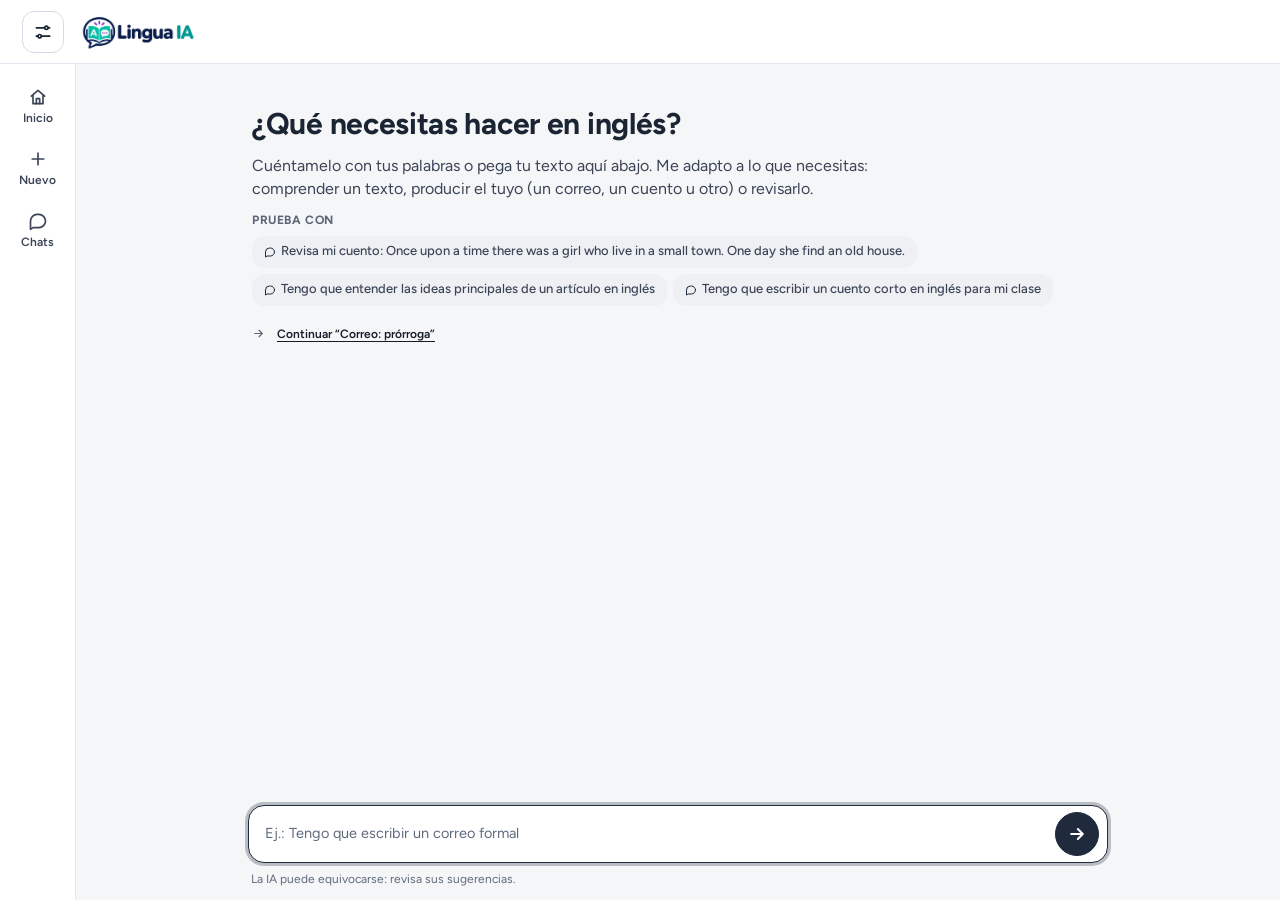
<file: index.html>
<!DOCTYPE html>
<html lang="es">
<head>
    <meta charset="UTF-8">
    <meta name="viewport" content="width=device-width, initial-scale=1.0">
    <title>Tutor IA · Inglés asistido</title>
    <link rel="preconnect" href="https://fonts.googleapis.com">
    <link rel="preconnect" href="https://fonts.gstatic.com" crossorigin>
    <link href="https://fonts.googleapis.com/css2?family=Figtree:wght@400;500;600;700&display=swap" rel="stylesheet">
    <link rel="stylesheet" href="css/style.css">
</head>
<body>
    <div class="app" id="app">

        <!-- ============ HEADER ============ -->
        <header class="app-header">
            <button class="chats-toggle" data-action="toggle-history" aria-controls="history-drawer" aria-label="Chats recientes">
                <svg width="18" height="18" viewBox="0 0 24 24" fill="none" stroke="currentColor" stroke-width="2" stroke-linecap="round" stroke-linejoin="round" aria-hidden="true"><path d="M21 12a8 8 0 01-8 8H6l-3 2V12a8 8 0 018-8h2a8 8 0 018 8z"/></svg>
                <span>Chats</span>
            </button>
            <button class="icon-btn" data-action="open-settings" aria-label="Temas y configuración general" title="Configuración">
                <svg width="20" height="20" viewBox="0 0 24 24" fill="none" stroke="currentColor" stroke-width="2" stroke-linecap="round"><path d="M4 7h10M18 7h2M4 17h2M10 17h10"/><circle cx="16" cy="7" r="2"/><circle cx="8" cy="17" r="2"/></svg>
            </button>
            <button class="brand-lockup" data-action="go-home" aria-label="Lingua IA: ir al inicio">
                <img src="images/lingua-ia-logo.png" alt="">
            </button>
            <span class="header-divider" aria-hidden="true"></span>

            <nav class="mode-nav" id="mode-nav" aria-label="Tareas: comprender, producir y revisar">
                <button class="mode-pill" data-action="set-mode" data-mode="lessons">Comprender</button>
                <button class="mode-pill is-active" data-action="set-mode" data-mode="writing" aria-current="true">Producir</button>
                <button class="mode-pill" data-action="set-mode" data-mode="errors">Revisar</button>
            </nav>

            <div class="header-spacer"></div>

            <span class="demo-badge"><span class="demo-dot"></span>Demo mocking</span>

            <button class="suggestion-btn" id="suggestions-btn" data-action="toggle-suggestions" aria-expanded="false" aria-controls="suggestions-popover">
                <svg width="18" height="18" viewBox="0 0 24 24" fill="none" stroke="currentColor" stroke-width="2" stroke-linecap="round" stroke-linejoin="round"><path d="M9 18h6M10 21h4M12 3a6 6 0 00-3.5 10.9c.6.5 1 1.2 1 2.1h5c0-.9.4-1.6 1-2.1A6 6 0 0012 3z"/></svg>
                <span>Ayuda para este paso</span>
            </button>

            <div class="popover" id="suggestions-popover" hidden></div>
        </header>

        <!-- ============ INICIO ============ -->
        <section class="home" id="home" aria-labelledby="home-title"></section>

        <!-- ============ WORKSPACE ============ -->
        <div class="workspace">
            <nav class="chat-rail" id="chat-rail" aria-label="Navegación de chats"></nav>
            <main class="chat-column">
                <div class="stagebar" id="stagebar"></div>
                <div class="goal-strip" id="goal-strip"></div>
                <div class="branch-ribbon" id="branch-ribbon" hidden></div>

                <div class="chat-scroll" id="chat-scroll">
                    <div class="chat-messages" id="chat-messages"></div>
                </div>

                <div class="side-query" id="side-query" hidden></div>

                <div class="composer">
                    <form class="composer-box" id="chat-form">
                        <label class="sr-only" for="chat-input">Escribe tu mensaje</label>
                        <textarea id="chat-input" rows="1" placeholder="Pregunta algo sobre tu texto o escribe otra frase…"></textarea>
                        <button type="submit" class="round-btn primary" id="send-btn" aria-label="Enviar mensaje" title="Enviar">
                            <svg width="20" height="20" viewBox="0 0 24 24" fill="none" stroke="currentColor" stroke-width="2.4" stroke-linecap="round" stroke-linejoin="round"><path d="M5 12h14M13 6l6 6-6 6"/></svg>
                        </button>
                    </form>
                    <p class="composer-hint">La IA puede equivocarse: revisa sus sugerencias.</p>
                </div>
            </main>

            <aside class="side-panel" id="side-panel" aria-label="Panel de apoyo">
                <button type="button" class="sheet-close" data-action="close-sheet">Cerrar panel de apoyo</button>
                <div class="aside-tabs" id="aside-tabs" role="tablist"></div>
                <div class="aside-content" id="aside-content"></div>
                <div class="aside-footer" id="aside-footer"></div>
            </aside>
        </div>
    </div>

    <!-- Overlays -->
    <div class="history-overlay" id="history-overlay" data-action="close-history" hidden></div>
    <aside class="history-drawer" id="history-drawer" hidden aria-label="Chats recientes organizados por tarea"></aside>
    <div class="modal-overlay" id="modal-overlay" hidden>
        <div class="modal" role="dialog" aria-modal="true" aria-labelledby="modal-title" id="modal"></div>
    </div>
    <div class="toast" id="toast" hidden></div>
    <div class="sheet-overlay" id="sheet-overlay" data-action="close-sheet"></div>
    <div class="sr-only" id="live-region" aria-live="polite"></div>

    <script src="js/icons.js"></script>
    <script src="js/data.js"></script>
    <script src="js/exercises.js"></script>
    <script src="js/state.js"></script>
    <script src="js/graph.js"></script>
    <script src="js/corrections.js"></script>
    <script src="js/panels.js"></script>
    <script src="js/tasks.js"></script>
    <script src="js/checker.js"></script>
    <script src="js/glossary.js"></script>
    <script src="js/reading.js"></script>
    <script src="js/review.js"></script>
    <script src="js/errors.js"></script>
    <script src="js/vocab.js"></script>
    <script src="js/writing.js"></script>
    <script src="js/intent.js"></script>
    <script src="js/chat.js"></script>
    <script src="js/app.js"></script>
</body>
</html>
</file>
<file: css/style.css>
/* ============================================================
   Tutor IA · Inglés asistido
   Design system heredado de Main.dc.html (Figtree + teal)
   ============================================================ */

/* ---------- Tokens ---------- */
:root {
    /* Paleta A · Tinta: el color se reserva para lo que significa algo.
       Contraste y distinción con daltonismo verificados (ver revision-interfaz.md, cuarta ronda). */
    --bg: #F5F6F8;
    --text: #1B2433;
    --text-2: #3B4457;
    --text-3: #5B6475;
    --muted: #5F6B7E;
    /* Acción principal y estados de interfaz */
    --accent: #1F2A3D;
    --accent-dark: #141B2A;
    --accent-soft: #E8EBF0;
    --accent-soft-2: #F3F4F7;
    --accent-border: #D3D8E0;
    --border: #E2E6EE;
    --border-2: #D5DBE6;
    --border-3: #C5CDDB;
    --surface: #FFFFFF;
    --surface-2: #EEF0F3;
    --surface-3: #FBFCFD;
    /* Categorías de corrección (derivadas de Okabe-Ito; marca ≥ 3:1, texto ≥ 4,5:1) */
    --cat-grammar: #7A4300;
    --cat-grammar-mark: #C26A00;
    --cat-grammar-soft: #FDF0DC;
    --cat-vocab: #1F5FBF;
    --cat-vocab-mark: #1F5FBF;
    --cat-vocab-soft: #E8EFFB;
    --cat-tone: #8A3A73;
    --cat-tone-mark: #A8508A;
    --cat-tone-soft: #F7E6F1;
    --cat-clarity: #005E44;
    --cat-clarity-mark: #00805C;
    --cat-clarity-soft: #DDF3EC;
    /* Rojo solo para errores del sistema y ejemplos incorrectos (Johnson cap. 5) */
    --red-soft: #FBEAEA;
    --red: #A32B2B;
    --red-2: #B42318;
    /* Avisos de la vista de proceso */
    --warn: var(--warn);
    --warn-soft: #FFF1D6;
    --radius: 16px;
    --radius-md: 12px;
    --radius-sm: 10px;
    --shadow: 0 18px 44px rgba(27, 36, 51, 0.14);
}

/* ---------- Reset ---------- */
*,
*::before,
*::after { box-sizing: border-box; }

html { font-size: 16px; }

body {
    margin: 0;
    min-height: 100vh;
    display: flex;
    align-items: center;
    justify-content: center;
    background: #E9ECF0;
    color: var(--text);
    font-family: 'Figtree', system-ui, -apple-system, sans-serif;
    line-height: 1.45;
    overflow: hidden;
}

button,
input,
textarea,
select { font-family: inherit; }

button { cursor: pointer; }

[hidden] { display: none !important; }

h1, h2, h3, h4, p { margin: 0; }

svg { display: block; }

.sr-only {
    position: absolute !important;
    width: 1px; height: 1px;
    padding: 0; margin: -1px;
    overflow: hidden; clip: rect(0 0 0 0);
    white-space: nowrap; border: 0;
}

/* ---------- App shell ---------- */
.app {
    width: 1440px;
    max-width: 100vw;
    height: 900px;
    max-height: 100vh;
    display: flex;
    flex-direction: column;
    background: var(--bg);
    overflow: hidden;
    box-shadow: 0 0 0 1px rgba(27, 36, 51, 0.04), var(--shadow);
}

/* ============================================================
   HEADER
   ============================================================ */
.app-header {
    height: 64px;
    flex: none;
    display: flex;
    align-items: center;
    gap: 10px;
    padding: 0 22px;
    background: var(--surface);
    border-bottom: 1px solid var(--border);
    position: relative;
    z-index: 30;
}

.icon-btn {
    width: 42px;
    height: 42px;
    flex: none;
    display: inline-flex;
    align-items: center;
    justify-content: center;
    border: 1px solid var(--border-2);
    border-radius: 12px;
    background: var(--surface);
    color: var(--text);
    transition: background 0.16s, border-color 0.16s;
}
.icon-btn:hover { background: var(--surface-2); border-color: var(--border-3); }
.icon-btn.tiny { width: 28px; height: 28px; border-radius: 8px; }

.brand-lockup {
    width: 128px;
    height: 40px;
    flex: none;
    display: inline-flex;
    align-items: center;
    justify-content: center;
    overflow: hidden;
}
.brand-lockup img {
    display: block;
    width: 100%;
    height: 100%;
    object-fit: contain;
}

.header-divider {
    width: 1px;
    height: 28px;
    background: var(--border-2);
    margin: 0 4px;
    flex: none;
}

.mode-nav {
    display: flex;
    align-items: center;
    gap: 8px;
    min-width: 0;
    overflow-x: auto;
    scrollbar-width: none;
}
.mode-nav::-webkit-scrollbar { display: none; }

.mode-pill {
    height: 42px;
    padding: 0 17px;
    border-radius: 22px;
    border: 1px solid var(--border-2);
    background: var(--surface-2);
    color: var(--text);
    font-size: 14px;
    font-weight: 600;
    white-space: nowrap;
    transition: background 0.16s, color 0.16s, border-color 0.16s;
}
.mode-pill:hover { background: #E5EAF2; }
.mode-pill.is-active {
    background: var(--accent);
    border-color: var(--accent);
    color: #fff;
    font-weight: 700;
}

.header-spacer { flex: 1; }

.demo-badge {
    display: inline-flex;
    align-items: center;
    gap: 6px;
    height: 28px;
    padding: 0 10px;
    border-radius: 14px;
    background: var(--warn-soft);
    color: var(--warn);
    font-size: 12px;
    font-weight: 700;
    white-space: nowrap;
}
.demo-dot {
    width: 7px; height: 7px; border-radius: 50%;
    background: #D69E2E;
    box-shadow: 0 0 0 3px rgba(214, 158, 46, 0.18);
}

.suggestion-btn {
    height: 42px;
    padding: 0 15px;
    border-radius: 22px;
    border: 1px solid var(--border-2);
    background: var(--surface);
    color: var(--text);
    font-size: 13.5px;
    font-weight: 600;
    display: inline-flex;
    align-items: center;
    gap: 8px;
    white-space: nowrap;
}
.suggestion-btn:hover { background: var(--surface-2); }
.suggestion-btn svg { color: var(--accent); }

/* Popover */
.popover {
    position: absolute;
    top: 58px;
    right: 20px;
    width: 352px;
    padding: 14px;
    background: var(--surface);
    border: 1px solid var(--border);
    border-radius: 16px;
    box-shadow: var(--shadow);
    z-index: 60;
}
.popover-head {
    display: flex;
    align-items: center;
    justify-content: space-between;
    gap: 8px;
}
.popover h4 {
    font-size: 14.5px;
    margin: 10px 0 8px;
}
.suggestions-list { display: flex; flex-direction: column; gap: 9px; }
.suggestion-item {
    display: flex;
    gap: 9px;
    padding: 9px;
    border-radius: 10px;
    background: var(--surface-3);
    border: 1px solid var(--border);
}
.suggestion-item strong { display: block; font-size: 12.5px; }
.suggestion-item p { font-size: 12px; color: var(--text-3); line-height: 1.35; margin-top: 2px; }
.suggestion-icon {
    width: 26px; height: 26px; flex: none;
    border-radius: 8px;
    display: grid; place-items: center;
    background: var(--accent-soft);
    color: var(--accent-dark);
}

/* ============================================================
   WORKSPACE
   ============================================================ */
.workspace {
    flex: 1;
    min-height: 0;
    display: flex;
}

.chat-column {
    flex: 1;
    min-width: 0;
    display: flex;
    flex-direction: column;
    align-items: center;
    position: relative;
}

.chat-column > .stagebar,
.chat-column > .branch-ribbon,
.chat-column > .chat-scroll,
.chat-column > .composer,
.chat-column > .side-query {
    width: 800px;
    max-width: calc(100% - 48px);
}

/* ---------- Stagebar ---------- */
.stagebar {
    height: 56px;
    flex: none;
    display: flex;
    align-items: center;
    justify-content: space-between;
    gap: 8px;
}

.stages {
    display: flex;
    align-items: center;
    gap: 4px;
    min-width: 0;
}

.stage {
    display: inline-flex;
    align-items: center;
    gap: 5px;
    border: 0;
    background: transparent;
    padding: 0;
    font-size: 12.5px;
    font-weight: 600;
    color: var(--text-3);
    white-space: nowrap;
}
.stage-dot {
    width: 24px;
    height: 24px;
    flex: none;
    border-radius: 50%;
    display: grid;
    place-items: center;
    background: var(--border);
    color: var(--text-3);
    font-size: 12px;
    font-weight: 700;
}
.stage.is-done { color: var(--accent-dark); }
.stage.is-done .stage-dot { background: var(--accent); color: #fff; }
.stage.is-active { color: var(--text); font-weight: 700; }
.stage.is-active .stage-dot {
    background: #fff;
    color: var(--accent-dark);
    border: 2px solid var(--accent);
}
.stage-line {
    width: 14px;
    height: 2px;
    background: var(--border-2);
    flex: none;
}
.stage.is-done + .stage-line { background: var(--accent); }

.stage-actions {
    display: flex;
    align-items: center;
    gap: 6px;
    flex: none;
}

.workflow-toggle {
    display: flex;
    align-items: center;
    gap: 2px;
    padding: 3px;
    border-radius: 10px;
    background: var(--surface-2);
    border: 1px solid var(--border);
}
.workflow-toggle .paper-tag { display: none; }
.workflow-toggle button {
    height: 26px;
    padding: 0 8px;
    border: 0;
    border-radius: 7px;
    background: transparent;
    color: var(--text-3);
    font-size: 12px;
    font-weight: 600;
    white-space: nowrap;
}
.workflow-toggle button.is-active {
    background: #fff;
    color: var(--accent-dark);
    box-shadow: 0 1px 4px rgba(27, 36, 51, 0.10);
}

.stage-link {
    border: 0;
    background: transparent;
    color: var(--accent-dark);
    font-size: 12px;
    font-weight: 600;
    text-decoration: underline;
    padding: 0 2px;
    white-space: nowrap;
}
.stage-btn {
    height: 30px;
    padding: 0 9px;
    border: 1px solid var(--border-2);
    border-radius: 9px;
    background: #fff;
    color: var(--text);
    font-size: 12px;
    font-weight: 600;
    display: inline-flex;
    align-items: center;
    gap: 5px;
    white-space: nowrap;
}
.stage-btn:hover { border-color: var(--accent); color: var(--accent-dark); }
.stage-icon {
    width: 30px; height: 30px;
    border: 1px solid var(--border-2);
    border-radius: 9px;
    background: #fff;
    color: var(--accent-dark);
    display: grid; place-items: center;
}

/* ---------- Branch ribbon ---------- */
.branch-ribbon {
    height: 34px;
    flex: none;
    display: flex;
    align-items: center;
    gap: 6px;
    padding: 0 4px;
    margin-bottom: 4px;
    font-size: 12px;
}
.ribbon-label {
    display: inline-flex; align-items: center; gap: 4px;
    color: var(--text-3); font-weight: 700;
}
.branch-chip {
    height: 28px;
    padding: 0 9px;
    border-radius: 12px;
    border: 1px solid var(--border-2);
    background: #fff;
    color: var(--text-2);
    font-size: 12px;
    font-weight: 600;
}
.branch-chip.is-active { background: var(--accent); border-color: var(--accent); color: #fff; }
.branch-chip.add { border-style: dashed; color: var(--accent-dark); }
.ribbon-note { margin-left: auto; color: var(--muted); font-size: 12px; white-space: nowrap; }

/* ============================================================
   CHAT
   ============================================================ */
.chat-scroll {
    flex: 1;
    min-height: 0;
    overflow-y: auto;
    padding: 2px 4px 10px;
    scrollbar-width: thin;
    scrollbar-color: var(--border-3) transparent;
}
.chat-scroll::-webkit-scrollbar { width: 8px; }
.chat-scroll::-webkit-scrollbar-thumb { background: var(--border-3); border-radius: 4px; }

.chat-messages {
    display: flex;
    flex-direction: column;
    gap: 12px;
    padding-bottom: 8px;
}

.bubble {
    font-size: 14.5px;
    line-height: 1.45;
}
.bubble.user {
    align-self: flex-end;
    max-width: 520px;
    padding: 11px 15px;
    border-radius: 16px 16px 4px 16px;
    background: var(--text);
    color: #fff;
}
.bubble.ai {
    align-self: flex-start;
    max-width: 690px;
    padding: 13px 16px;
    border-radius: 16px 16px 16px 4px;
    background: #fff;
    border: 1px solid var(--border);
}
.bubble-label {
    font-size: 12px;
    font-weight: 700;
    letter-spacing: 0.06em;
    color: var(--text-3);
    margin-bottom: 4px;
}
.bubble.ai p { color: var(--text); }

.chip-row { display: flex; flex-wrap: wrap; gap: 6px; margin-top: 9px; }
.chip {
    height: 28px;
    padding: 0 9px;
    border-radius: 13px;
    border: 1px solid transparent;
    background: var(--surface-2);
    color: var(--text-2);
    font-size: 12px;
    font-weight: 500;
    display: inline-flex;
    align-items: center;
    gap: 5px;
    white-space: nowrap;
}
button.chip:hover { background: #E4EAF2; }
.chip svg { color: var(--accent); }
.chip.grammar { background: var(--cat-grammar-soft); color: var(--cat-grammar); }
.chip.vocab { background: var(--cat-vocab-soft); color: var(--cat-vocab); }
.chip.tone { background: var(--cat-tone-soft); color: var(--cat-tone); }
.chip.clarity { background: var(--cat-clarity-soft); color: var(--cat-clarity); }
.chip.grammar svg, .chip.vocab svg, .chip.tone svg, .chip.clarity svg { color: currentColor; }

.typing-dots { display: flex; gap: 4px; padding: 4px 0; }
.typing-dots span {
    width: 6px; height: 6px; border-radius: 50%;
    background: var(--border-3);
    animation: blink 1.1s infinite;
}
.typing-dots span:nth-child(2) { animation-delay: 0.15s; }
.typing-dots span:nth-child(3) { animation-delay: 0.3s; }

@keyframes blink {
    0%, 80%, 100% { opacity: 0.3; transform: translateY(0); }
    40% { opacity: 1; transform: translateY(-2px); }
}
@keyframes rise {
    from { opacity: 0; transform: translateY(6px); }
    to { opacity: 1; transform: translateY(0); }
}

/* ---------- Shared section bits ---------- */
.section-head {
    display: flex;
    align-items: flex-start;
    justify-content: space-between;
    gap: 10px;
}
.section-title-wrap { display: flex; flex-direction: column; gap: 4px; }
.section-title-wrap h4 { font-size: 14px; font-weight: 700; }

.paper-tag {
    display: inline-flex;
    align-items: center;
    gap: 4px;
    align-self: flex-start;
    padding: 2px 6px;
    border-radius: 5px;
    background: var(--accent-soft);
    color: var(--accent-dark);
    font-size: 12px;
    font-weight: 700;
    letter-spacing: 0.035em;
    text-transform: uppercase;
    white-space: nowrap;
}
.paper-tag.strong { background: var(--accent-soft-2); border: 1px solid var(--accent-border); }

.text-btn {
    border: 0;
    background: transparent;
    color: var(--accent-dark);
    font-size: 12px;
    font-weight: 600;
    padding: 0;
    display: inline-flex;
    align-items: center;
    gap: 4px;
    white-space: nowrap;
}
.text-btn:hover { text-decoration: underline; }
.text-btn.mt-8 { margin-top: 8px; }

.muted-text { color: var(--text-3); font-size: 12px; line-height: 1.4; }
.italic { font-style: italic; }
.mono { font-family: ui-monospace, SFMono-Regular, Menlo, monospace; font-size: 12px; }
.small { font-size: 12px; }

/* ============================================================
   MAPA DE REVISIÓN (WaitGPT)
   ============================================================ */
.graph-card {
    background: #fff;
    border: 1px solid var(--border);
    border-radius: 16px;
    padding: 13px 15px 11px;
}
.graph-track {
    display: flex;
    align-items: center;
    gap: 4px;
    margin-top: 12px;
    overflow-x: auto;
    padding-bottom: 4px;
    scrollbar-width: thin;
}
.graph-node {
    width: 112px;
    flex: none;
    padding: 8px;
    border: 1px solid var(--border-2);
    border-radius: 10px;
    background: #fff;
    text-align: left;
    display: flex;
    flex-direction: column;
    gap: 4px;
    transition: transform 0.16s, box-shadow 0.16s, border-color 0.16s;
}
.graph-node:hover { transform: translateY(-2px); box-shadow: 0 8px 18px rgba(27, 36, 51, 0.08); border-color: var(--border-3); }
.graph-node.status-warning { border-color: #E9D2A8; background: #FFFCF5; }
.graph-node.status-error { border-color: #E7B9B9; background: #FFFAFA; }
.graph-node.is-playing { border-color: var(--accent); box-shadow: 0 0 0 3px rgba(31, 42, 61, 0.16); }

.graph-node-top { display: flex; align-items: center; justify-content: space-between; }
.graph-icon {
    width: 22px; height: 22px; border-radius: 7px;
    display: grid; place-items: center;
    background: var(--surface-2); color: var(--text-2);
}
.status-warning .graph-icon { background: var(--warn-soft); color: var(--warn); }
.status-error .graph-icon { background: var(--red-soft); color: var(--red); }
.status-ok .graph-icon { background: var(--accent-soft); color: var(--accent-dark); }
.graph-status {
    font-size: 12px; font-weight: 700; text-transform: uppercase;
    color: var(--muted);
}
.status-warning .graph-status { color: var(--warn); }
.status-error .graph-status { color: var(--red); }
.status-ok .graph-status { color: var(--accent-dark); }
.graph-title { font-size: 12px; font-weight: 700; color: var(--text); }
.table-glyph {
    display: grid;
    grid-template-columns: repeat(4, 1fr);
    gap: 2px;
    margin-top: 2px;
}
.glyph-cell { height: 5px; border-radius: 1.5px; background: var(--surface-2); }
.glyph-cell.is-ok { background: #9ED4CC; }
.glyph-cell.is-warning { background: #EBCB92; }
.glyph-cell.is-error { background: #E7ADAD; }
.glyph-cell.is-muted { background: #E8ECF3; }
.graph-arrow { color: var(--border-3); flex: none; }
.graph-caption { font-size: 12px; color: var(--muted); margin-top: 7px; }

/* ---------- Vista por datos (Gu et al.) ---------- */
.data-view-card {
    background: #fff;
    border: 1px solid var(--border);
    border-radius: 16px;
    padding: 13px 15px;
}
.mini-table-wrap { overflow-x: auto; margin-top: 9px; }
.mini-table { width: 100%; border-collapse: collapse; font-size: 12px; }
.mini-table th {
    text-align: left; font-size: 12px; text-transform: uppercase; letter-spacing: 0.05em;
    color: var(--text-3); padding: 6px 8px; border-bottom: 1px solid var(--border);
}
.mini-table td { padding: 7px 8px; border-bottom: 1px solid var(--border); color: var(--text-2); }
.mini-table tr.accepted td { background: var(--accent-soft-2); }
.mini-table tr.rejected td { background: #FFF8F8; }

/* ============================================================
   TARJETAS DE CORRECCIÓN
   ============================================================ */
.analysis-cards { display: flex; flex-direction: column; gap: 12px; }

.correction-card {
    background: #fff;
    border: 1px solid var(--border);
    border-radius: 16px;
    padding: 14px 16px;
    transition: border-color 0.16s, box-shadow 0.16s;
}
.correction-card:hover { border-color: var(--border-2); }
.correction-card.is-highlighted { border-color: var(--accent); box-shadow: 0 0 0 3px rgba(31, 42, 61, 0.13); }
.correction-card.status-accepted { border-left: 4px solid var(--accent); }
.correction-card.status-rejected { border-left: 4px solid var(--border-3); }

.correction-head { display: flex; align-items: center; justify-content: space-between; gap: 8px; }
.badge-row { display: flex; align-items: center; gap: 6px; flex-wrap: wrap; }
.correction-count { font-size: 12px; color: var(--text-3); white-space: nowrap; }

.type-badge {
    display: inline-flex; align-items: center;
    height: 26px; padding: 0 9px;
    border-radius: 11px;
    font-size: 12px; font-weight: 700;
    background: var(--surface-2); color: var(--text-2);
    white-space: nowrap;
}
.type-badge.grammar { background: var(--cat-grammar-soft); color: var(--cat-grammar); }
.type-badge.vocab { background: var(--cat-vocab-soft); color: var(--cat-vocab); }
.type-badge.tone { background: var(--cat-tone-soft); color: var(--cat-tone); }
.type-badge.clarity { background: var(--cat-clarity-soft); color: var(--cat-clarity); }

.correction-title-row {
    display: flex; align-items: center; justify-content: space-between;
    gap: 10px; margin-top: 8px;
}
.correction-title-row h4 { font-size: 15px; font-weight: 700; }
.status-pill {
    display: inline-flex; align-items: center;
    height: 24px; padding: 0 8px;
    border-radius: 11px;
    font-size: 12px; font-weight: 700;
    text-transform: uppercase; letter-spacing: 0.03em;
    background: var(--surface-2); color: var(--text-3);
    white-space: nowrap;
}
.status-pill.pending { background: var(--surface-2); color: var(--text-3); }
.status-pill.accepted, .status-pill.ok { background: var(--accent-soft); color: var(--accent-dark); }
.status-pill.rejected { background: var(--surface-2); color: var(--text-2); }
.status-pill.warning { background: var(--warn-soft); color: var(--warn); }
.status-pill.error { background: var(--red-soft); color: var(--red); }

.diff-line {
    display: flex; align-items: center; gap: 8px; flex-wrap: wrap;
    margin-top: 9px; font-size: 13.5px;
}
.diff-before {
    padding: 2px 7px; border-radius: 5px;
    background: var(--surface-2); color: var(--text-2);
    text-decoration: line-through; text-decoration-color: var(--text-3);
}
.diff-arrow { color: var(--text-3); }
.diff-after {
    padding: 2px 7px; border-radius: 5px;
    background: var(--accent-soft); color: var(--accent-dark);
    font-weight: 700;
}
.hint-box {
    margin-top: 9px; padding: 9px 11px;
    border-radius: 9px;
    background: var(--surface-3);
    border: 1px dashed var(--border-2);
    font-size: 12.5px; color: var(--text-2); line-height: 1.42;
}
.hint-box strong { color: var(--text); }
.why { margin-top: 8px; font-size: 12.5px; color: var(--text-2); line-height: 1.42; }
.why strong { color: var(--text); }
.example-box {
    margin-top: 8px; padding: 8px 10px;
    border-radius: 8px; background: var(--accent-soft-2);
    font-size: 12px; color: var(--accent-dark);
}
.example-label {
    display: inline-block; margin-right: 7px;
    font-size: 12px; font-weight: 700; text-transform: uppercase; letter-spacing: 0.05em;
    color: var(--accent);
}

.woz-row { display: flex; flex-wrap: wrap; gap: 5px; margin-top: 10px; }
.woz-chip {
    display: inline-flex; align-items: center; gap: 3px;
    height: 24px; padding: 0 7px;
    border-radius: 6px;
    background: var(--surface-3);
    border: 1px dashed var(--border-2);
    font-size: 12px; color: var(--text-3);
}
.woz-chip b { color: var(--text-2); font-weight: 700; }
.woz-chip.subtle { border-style: solid; background: var(--surface-2); color: var(--muted); }

.correction-actions {
    display: flex; flex-wrap: wrap; align-items: center; gap: 7px;
    margin-top: 12px; padding-top: 11px; border-top: 1px solid var(--border);
}
.actions-spacer { flex: 1; min-width: 4px; }
.resolved-note { font-size: 12px; color: var(--text-3); }

/* ---------- Botones ---------- */
.btn {
    height: 36px;
    padding: 0 13px;
    border: 1px solid var(--border-2);
    border-radius: 10px;
    background: #fff;
    color: var(--text);
    font-size: 12px;
    font-weight: 600;
    display: inline-flex;
    align-items: center;
    justify-content: center;
    gap: 6px;
    white-space: nowrap;
    transition: background 0.15s, border-color 0.15s, color 0.15s;
}
.btn:hover { background: var(--surface-2); }
.btn-primary { background: var(--accent); border-color: var(--accent); color: #fff; }
.btn-primary:hover { background: var(--accent-dark); border-color: var(--accent-dark); }
.btn-ghost { background: transparent; border-style: dashed; }
.btn.full { width: 100%; }

/* ============================================================
   PROGRESO / DESCOMPOSICIÓN / INSIGHT
   ============================================================ */
.progress-card {
    background: #fff; border: 1px solid var(--border);
    border-radius: 16px; padding: 12px 15px;
}
.progress-head { display: flex; align-items: center; justify-content: space-between; gap: 10px; }
.progress-head > div { display: flex; align-items: center; gap: 8px; flex-wrap: wrap; }
.progress-head strong { font-size: 13px; }
.progress-count { font-size: 12px; font-weight: 700; color: var(--accent-dark); }
.progress-bars { display: grid; grid-template-columns: repeat(4, 1fr); gap: 5px; margin-top: 9px; }
.progress-seg { height: 7px; border-radius: 4px; background: var(--surface-2); }
.progress-seg.accepted { background: var(--accent); }
.progress-seg.rejected { background: var(--border-3); }
.progress-foot { display: flex; align-items: center; justify-content: space-between; gap: 8px; margin-top: 8px; font-size: 12px; color: var(--text-3); }

.decomp-card {
    background: linear-gradient(180deg, var(--accent-soft-2) 0%, #FFFFFF 100%);
    border: 1px solid var(--accent-border);
    border-radius: 16px;
    padding: 14px 16px;
}
.decomp-card h4 { font-size: 14.5px; margin-top: 8px; }
.task-chain { display: flex; align-items: center; flex-wrap: wrap; gap: 5px; margin: 10px 0; }
.chain-task {
    display: inline-flex; align-items: center; gap: 5px;
    padding: 5px 8px; border-radius: 8px;
    background: #fff; border: 1px solid var(--border-2);
    font-size: 12px; color: var(--text-2);
}
.chain-task b { color: var(--accent-dark); }
.chain-task.ok { border-color: var(--accent-border); background: var(--accent-soft-2); }
.chain-task.warning { border-color: #E9D2A8; background: #FFFCF5; }
.relation-badge {
    display: inline-flex; align-items: center; justify-content: center;
    height: 20px; padding: 0 5px;
    border-radius: 5px;
    background: var(--surface-2);
    font-size: 12px; font-weight: 700; color: var(--text-3);
    letter-spacing: 0.03em;
}
.chain-arrow { color: var(--border-3); }
.modal-actions { display: flex; flex-wrap: wrap; gap: 8px; margin-top: 12px; }

.insight-card {
    display: flex; align-items: flex-start; gap: 10px;
    background: var(--accent-soft-2);
    border: 1px solid var(--accent-border);
    border-radius: 16px; padding: 12px 15px;
}
.insight-icon {
    width: 30px; height: 30px; flex: none;
    border-radius: 9px; background: #fff; color: var(--accent-dark);
    display: grid; place-items: center;
}
.insight-card strong { font-size: 13px; }
.insight-card p { font-size: 12px; color: var(--text-2); margin-top: 3px; }
.insight-card .text-btn { margin-left: auto; }

/* ---------- Contexto de otros modos ---------- */
.scenario-strip { display: flex; flex-wrap: wrap; gap: 6px; }
.scenario-chip {
    height: 30px; padding: 0 11px;
    border-radius: 15px; border: 1px solid var(--border-2);
    background: #fff; color: var(--text-2);
    font-size: 12px; font-weight: 600;
    display: inline-flex; align-items: center; gap: 5px;
}
.scenario-chip.is-active { background: var(--accent); border-color: var(--accent); color: #fff; }
.scenario-chip.is-active svg { color: #fff; }
.chat-context-note {
    display: flex; align-items: center; gap: 7px;
    padding: 8px 11px; border-radius: 10px;
    background: var(--surface-2); color: var(--text-2);
    font-size: 12px;
}
.context-copy { flex: 1; }
.chat-context-note .text-btn { flex: none; }
.chat-context-note svg { flex: none; color: var(--accent-dark); margin-top: 1px; }

.reading-card {
    background: #fff; border: 1px solid var(--border);
    border-radius: 16px; padding: 14px 16px;
}
.reading-card p { font-size: 13px; line-height: 1.62; color: var(--text-2); margin-top: 8px; }
.word-picker { display: flex; flex-wrap: wrap; gap: 5px; margin-top: 10px; }
.word-chip {
    height: 28px; padding: 0 9px; border-radius: 13px;
    border: 1px solid var(--border-2); background: var(--surface-3);
    font-size: 12px; color: var(--text-2);
}
.word-chip:hover { border-color: var(--accent); color: var(--accent-dark); }
.word-chip.is-active { background: var(--accent); border-color: var(--accent); color: #fff; }
.inline-word-detail {
    margin-top: 10px; padding: 9px 11px; border-radius: 9px;
    background: var(--accent-soft-2); color: var(--accent-dark); font-size: 12px;
}
.word-detail-head {
    display: flex;
    align-items: baseline;
    justify-content: space-between;
    gap: 8px;
}
.word-detail-head strong { font-size: 13px; color: var(--accent-dark); }
.word-detail-head span { color: var(--text-3); font-size: 12px; text-transform: uppercase; letter-spacing: .04em; }
.inline-word-detail p { margin-top: 6px; color: var(--text-2); line-height: 1.42; }
.word-example,
.word-extra-example {
    margin-top: 7px;
    padding: 7px 8px;
    border-radius: 7px;
    font-size: 12px;
    line-height: 1.4;
}
.word-example { background: #fff; border: 1px solid var(--accent-border); color: var(--accent-dark); }
.word-extra-example { background: rgba(255,255,255,.62); border: 1px dashed var(--accent-border); color: var(--text-2); }
.word-example span,
.word-extra-example span {
    display: block;
    margin-bottom: 2px;
    color: var(--accent);
    font-size: 12px;
    font-weight: 700;
    text-transform: uppercase;
    letter-spacing: .04em;
}
.word-use { font-size: 12px; }
.word-detail-actions { display: flex; flex-wrap: wrap; gap: 6px; margin-top: 8px; }
.word-detail-actions .btn { margin-top: 0; }
.reading-prompt-card {
    display: flex;
    flex-direction: column;
    gap: 8px;
    padding: 12px 14px;
    border: 1px dashed var(--border-2);
    border-radius: 12px;
    background: var(--surface-3);
}
.reading-prompt-card h4 { font-size: 13px; }
.reading-prompt-card p { margin-top: 3px; color: var(--text-3); font-size: 12px; line-height: 1.4; }
.prompt-example {
    padding: 8px 9px;
    border-radius: 8px;
    background: #fff;
    color: var(--text-2);
    font-size: 12px;
    line-height: 1.42;
}
.reading-prompt-card .btn { align-self: flex-start; }
.quick-prompts { display: flex; flex-wrap: wrap; align-items: center; gap: 6px; padding: 4px 0; }

/* ---------- Guía de modo secundario ---------- */
.mode-guide-card {
    background: #fff;
    border: 1px solid var(--border);
    border-radius: 16px;
    padding: 13px 15px;
}
.guide-grid { display: grid; grid-template-columns: repeat(3, 1fr); gap: 7px; margin-top: 9px; }
.guide-step {
    display: flex; gap: 7px; align-items: flex-start;
    padding: 8px 9px; border-radius: 9px;
    background: var(--surface-3); border: 1px solid var(--border);
}
.guide-num {
    width: 20px; height: 20px; flex: none; border-radius: 50%;
    background: var(--accent-soft); color: var(--accent-dark);
    font-size: 12px; font-weight: 700;
    display: grid; place-items: center;
}
.guide-step strong { display: block; font-size: 12px; }
.guide-step p { font-size: 12px; color: var(--text-3); line-height: 1.35; margin-top: 1px; }
.guide-papers { display: flex; flex-wrap: wrap; gap: 4px; margin-top: 9px; padding-top: 9px; border-top: 1px solid var(--border); }

/* ============================================================
   COMPOSER · barra de conversación tradicional
   ============================================================ */
.composer {
    flex: none;
    padding-bottom: 12px;
    display: flex;
    flex-direction: column;
    gap: 8px;
}
.help-label { font-size: 12px; font-weight: 600; color: var(--text-3); white-space: nowrap; }
.help-pill {
    height: 36px;
    padding: 0 11px;
    border-radius: 14px;
    border: 1px solid var(--border-2);
    background: #fff;
    color: var(--text);
    font-size: 12px;
    font-weight: 600;
    white-space: nowrap;
}
.help-pill.is-active { background: var(--text); border-color: var(--text); color: #fff; }

.composer-box {
    min-height: 56px;
    display: flex;
    align-items: flex-end;
    gap: 8px;
    padding: 6px 8px 6px 16px;
    border: 1px solid var(--border-3);
    border-radius: 16px;
    background: #fff;
    box-shadow: 0 4px 14px rgba(27, 36, 51, 0.045);
    transition: border-color 0.16s, box-shadow 0.16s;
}
.composer-box:focus-within {
    border-color: var(--accent);
    box-shadow: 0 0 0 3px rgba(31, 42, 61, 0.10);
}
.composer-box textarea {
    flex: 1;
    height: 44px;
    max-height: 96px;
    padding: 11px 0;
    border: 0;
    outline: 0;
    resize: none;
    background: transparent;
    color: var(--text);
    font-size: 14.5px;
    line-height: 1.4;
    overflow-y: auto;
}
.composer-box textarea::placeholder { color: var(--muted); }

.round-btn {
    width: 44px; height: 44px; flex: none;
    border-radius: 22px;
    border: 1px solid var(--border-2);
    background: #fff;
    color: var(--text);
    display: grid; place-items: center;
    transition: background 0.16s, color 0.16s, border-color 0.16s;
}
.round-btn:hover { background: var(--surface-2); }
.round-btn.primary { background: var(--accent); border-color: var(--accent); color: #fff; }
.round-btn.primary:hover { background: var(--accent-dark); }
.composer-hint {
    display: flex;
    justify-content: space-between;
    gap: 10px;
    padding: 0 3px;
    font-size: 12px;
    color: var(--muted);
}

/* ---------- Side query ---------- */
.side-query {
    flex: none;
    margin-bottom: 8px;
    padding: 11px 13px;
    background: var(--surface-3);
    border: 1px solid var(--border-2);
    border-radius: 14px;
}
.side-query-head {
    display: flex; align-items: flex-start; justify-content: space-between; gap: 8px;
}
.side-query-head > div { display: flex; flex-direction: column; gap: 3px; }
.side-query-head strong { font-size: 12.5px; }
.side-examples { display: flex; flex-wrap: wrap; gap: 5px; margin-top: 8px; }
.side-form { display: flex; gap: 7px; margin-top: 8px; }
.side-form input {
    flex: 1; height: 34px; padding: 0 11px;
    border: 1px solid var(--border-2); border-radius: 9px;
    background: #fff; font-size: 12px; color: var(--text);
}
.side-form input:focus { outline: 0; border-color: var(--accent); }
.side-answer {
    margin-top: 9px; padding: 9px 11px;
    border-radius: 9px; background: #fff; border: 1px solid var(--border);
    font-size: 12px; color: var(--text-2);
}

/* ============================================================
   ASIDE
   ============================================================ */
.side-panel {
    width: 420px;
    flex: none;
    min-height: 0;
    display: flex;
    flex-direction: column;
    gap: 12px;
    padding: 16px 20px 16px;
    background: #fff;
    border-left: 1px solid var(--border);
}

.aside-tabs {
    flex: none;
    display: flex;
    gap: 3px;
    padding: 4px;
    border-radius: 12px;
    background: var(--surface-2);
    overflow-x: auto;
    scrollbar-width: none;
}
.aside-tabs::-webkit-scrollbar { display: none; }
.aside-tab {
    flex: 1;
    min-width: 0;
    height: 36px;
    padding: 0 4px;
    border: 0;
    border-radius: 9px;
    background: transparent;
    color: var(--text-2);
    font-size: 12px;
    font-weight: 600;
    white-space: nowrap;
}
.aside-tab.is-active {
    background: #fff;
    color: var(--text);
    font-weight: 700;
    box-shadow: 0 1px 4px rgba(27, 36, 51, 0.10);
}
.tab-count {
    display: inline-grid; place-items: center;
    min-width: 15px; height: 15px; padding: 0 3px;
    border-radius: 8px; background: var(--accent-soft);
    color: var(--accent-dark); font-size: 12px; font-weight: 700;
}

.aside-content {
    flex: 1;
    min-height: 0;
    overflow-y: auto;
    padding-right: 2px;
    display: flex;
    flex-direction: column;
    gap: 10px;
    scrollbar-width: thin;
    scrollbar-color: var(--border-3) transparent;
}
.aside-content::-webkit-scrollbar { width: 7px; }
.aside-content::-webkit-scrollbar-thumb { background: var(--border-3); border-radius: 4px; }

.panel-head { display: flex; align-items: flex-start; justify-content: space-between; gap: 8px; }
.panel-head h3 { font-size: 14.5px; font-weight: 700; }
.panel-head p { font-size: 12px; color: var(--text-3); margin-top: 2px; }
.panel-note {
    padding: 9px 11px;
    border-radius: 10px;
    background: var(--surface-3);
    border: 1px solid var(--border);
    font-size: 12px;
    color: var(--text-3);
    line-height: 1.42;
}
.panel-note strong { color: var(--text-2); }
.panel-note p { margin-top: 3px; }
.panel-actions { display: flex; gap: 7px; flex-wrap: wrap; }
.panel-actions .btn { flex: 1; }

.version-tabs { display: flex; gap: 3px; padding: 3px; border-radius: 10px; background: var(--surface-2); }
.version-tab {
    flex: 1; height: 30px;
    border: 0; border-radius: 8px; background: transparent;
    color: var(--text-3); font-size: 12px; font-weight: 600;
}
.version-tab.is-active { background: #fff; color: var(--text); font-weight: 700; box-shadow: 0 1px 3px rgba(27, 36, 51, 0.08); }

.text-box {
    padding: 14px;
    border-radius: 12px;
    background: var(--surface-3);
    border: 1px solid var(--border);
    font-size: 13px;
    line-height: 1.72;
    color: var(--text);
}
.text-box p { margin-bottom: 9px; }
.text-box p:last-child { margin-bottom: 0; }

.hl { border-radius: 3px; padding: 0 2px; cursor: help; }
.hl-grammar { text-decoration: underline wavy var(--cat-grammar-mark); text-underline-offset: 3px; font-weight: 600; }
.hl-vocab { text-decoration: underline dotted var(--cat-vocab-mark); text-decoration-thickness: 2px; text-underline-offset: 3px; }
.hl-tone { background: var(--cat-tone-soft); text-decoration: underline dashed var(--cat-tone-mark); text-decoration-thickness: 2px; text-underline-offset: 3px; }
.hl-clarity { background: var(--cat-clarity-soft); text-decoration: underline double var(--cat-clarity-mark); text-underline-offset: 3px; }
.hl.status-accepted { background: var(--accent-soft); text-decoration: none; }
.text-box.is-data-lens .hl.status-pending { background: #FFF6E5; }
.text-box.is-data-lens .hl.status-pending::after {
    content: '•'; color: var(--warn); margin-left: 2px;
}

.legend { display: flex; flex-wrap: wrap; gap: 5px 10px; font-size: 12px; color: var(--text-3); }
.legend > span { display: inline-flex; align-items: center; gap: 4px; }
.legend-mark { width: 11px; height: 5px; border-radius: 2px; }
.legend-mark.grammar { background: var(--cat-grammar-mark); }
.legend-mark.vocab { background: var(--cat-vocab-mark); }
.legend-mark.tone { background: var(--cat-tone-mark); }
.legend-mark.clarity { background: var(--cat-clarity-mark); }

.lens-row {
    display: flex; align-items: center; justify-content: space-between; gap: 10px;
    padding: 8px 10px; border-radius: 10px; background: var(--surface-3); border: 1px solid var(--border);
}
.lens-row strong { font-size: 12px; }
.lens-row .muted-text { font-size: 12px; }
.switch {
    width: 36px; height: 20px; flex: none;
    border: 0; border-radius: 10px; background: var(--border-2);
    padding: 2px; position: relative;
}
.switch span {
    display: block; width: 16px; height: 16px; border-radius: 8px;
    background: #fff; box-shadow: 0 1px 3px rgba(0,0,0,.18);
    transition: transform 0.16s;
}
.switch.is-on { background: var(--accent); }
.switch.is-on span { transform: translateX(16px); }

.coverage-box { padding: 9px 11px; border-radius: 10px; background: #fff; border: 1px solid var(--border); }
.coverage-head { display: flex; align-items: center; justify-content: space-between; font-size: 12px; color: var(--text-2); }
.coverage-head strong { color: var(--accent-dark); }
.coverage-bar { height: 6px; border-radius: 3px; background: var(--surface-2); margin: 6px 0 5px; overflow: hidden; }
.coverage-bar span { display: block; height: 6px; border-radius: 3px; background: var(--accent); }
.coverage-box .muted-text { font-size: 12px; }

.stack { display: flex; flex-direction: column; gap: 8px; }

.rule-card {
    padding: 10px 11px; border-radius: 11px;
    background: #fff; border: 1px solid var(--border);
}
.rule-card h4 { font-size: 12.5px; margin-top: 6px; }
.rule-card p { font-size: 12px; color: var(--text-3); margin-top: 3px; line-height: 1.4; }
.rule-example {
    margin-top: 6px; padding: 6px 8px;
    border-radius: 7px; font-size: 12px; line-height: 1.35;
}
.rule-example span {
    display: block; font-size: 12px; font-weight: 700; text-transform: uppercase; letter-spacing: 0.05em;
    margin-bottom: 1px;
}
.rule-example.good { background: var(--accent-soft-2); color: var(--accent-dark); }
.rule-example.good span { color: var(--accent); }
.rule-example.bad { background: var(--red-soft); color: var(--red); }
.rule-example.bad span { color: var(--red-2); }
.rule-card .text-btn { margin-top: 7px; }

.criterion-card {
    display: flex; gap: 8px; align-items: flex-start;
    padding: 9px 10px; border-radius: 10px;
    background: #fff; border: 1px solid var(--border);
}
.criterion-icon {
    width: 24px; height: 24px; flex: none;
    border-radius: 7px; background: var(--accent-soft); color: var(--accent-dark);
    display: grid; place-items: center;
}
.criterion-body { flex: 1; min-width: 0; display: flex; flex-direction: column; gap: 2px; }
.criterion-label { font-size: 12px; font-weight: 700; text-transform: uppercase; letter-spacing: 0.05em; color: var(--muted); }
.criterion-body input {
    width: 100%; border: 0; border-bottom: 1px dashed var(--border-2);
    background: transparent; padding: 2px 0; font-size: 12px; color: var(--text);
}
.criterion-body input:focus { outline: 0; border-bottom-color: var(--accent); }

.plan-step {
    display: flex; align-items: center; gap: 7px;
    padding: 8px 9px; border-radius: 9px;
    background: #fff; border: 1px solid var(--border);
}
.plan-step.is-done { background: var(--accent-soft-2); border-color: var(--accent-border); }
.plan-step input[type="checkbox"] { accent-color: var(--accent); width: 14px; height: 14px; flex: none; }
.plan-index {
    width: 17px; height: 17px; flex: none; border-radius: 50%;
    background: var(--surface-2); color: var(--text-3);
    font-size: 12px; font-weight: 700; display: grid; place-items: center;
}
.plan-step input[type="text"] {
    flex: 1; min-width: 0; border: 0; background: transparent;
    font-size: 12px; color: var(--text); padding: 1px 0;
}
.plan-step input[type="text"]:focus { outline: 0; border-bottom: 1px dashed var(--accent); }
.optional-badge {
    font-size: 12px; font-weight: 700; text-transform: uppercase;
    color: var(--muted); background: var(--surface-2);
    padding: 2px 4px; border-radius: 4px;
}

.task-flow { display: flex; flex-direction: column; gap: 0; }
.flow-row { display: flex; flex-direction: column; }
.flow-node {
    padding: 9px 10px; border-radius: 10px; background: #fff; border: 1px solid var(--border);
}
.flow-node.status-ok { border-color: var(--accent-border); background: var(--accent-soft-2); }
.flow-node.status-warning { border-color: #E9D2A8; background: #FFFCF5; }
.flow-top { display: flex; align-items: center; gap: 5px; margin-bottom: 3px; }
.flow-id { font-size: 12px; font-weight: 700; color: var(--accent-dark); }
.flow-top .status-pill { margin-left: auto; }
.flow-node strong { font-size: 12px; }
.flow-node p { font-size: 12px; color: var(--text-3); margin-top: 2px; }
.task-progress { height: 5px; border-radius: 3px; background: var(--surface-2); margin-top: 6px; overflow: hidden; }
.task-progress span { display: block; height: 5px; border-radius: 3px; background: var(--accent); }
.flow-node .text-btn { margin-top: 5px; }
.flow-connector { height: 14px; display: flex; justify-content: center; }
.flow-connector span { width: 2px; height: 100%; background: var(--border-2); }
.legend-row { display: flex; gap: 12px; font-size: 12px; color: var(--text-3); }

.change-row {
    padding: 9px 10px; border-radius: 10px; background: #fff; border: 1px solid var(--border);
}
.change-row.status-accepted { border-left: 3px solid var(--accent); }
.change-row.status-rejected { border-left: 3px solid var(--border-3); }
.change-top { display: flex; align-items: center; justify-content: space-between; gap: 6px; margin-bottom: 4px; }
.change-row strong { font-size: 12px; }
.change-row p { margin-top: 3px; color: var(--text-3); word-break: break-word; }
.change-actions { margin-top: 5px; }

.scenario-card {
    display: flex; gap: 9px; align-items: flex-start;
    padding: 9px 10px; border-radius: 10px;
    background: #fff; border: 1px solid var(--border);
    text-align: left;
}
.scenario-card.is-active { border-color: var(--accent); background: var(--accent-soft-2); }
.scenario-icon {
    width: 26px; height: 26px; flex: none; border-radius: 8px;
    background: var(--surface-2); color: var(--text-2);
    display: grid; place-items: center;
}
.scenario-card.is-active .scenario-icon { background: #fff; color: var(--accent-dark); }
.scenario-card strong { display: block; font-size: 12px; color: var(--text); }
.scenario-card span span { display: block; font-size: 12px; color: var(--text-3); margin-top: 2px; }

.word-card { padding: 9px 10px; border-radius: 10px; background: #fff; border: 1px solid var(--border); }
.word-card.is-saved { border-color: var(--accent-border); background: var(--accent-soft-2); }
.word-top { display: flex; align-items: center; justify-content: space-between; gap: 6px; }
.word-top strong { font-size: 12px; }
.word-card p { font-size: 12px; color: var(--text-3); margin-top: 2px; }
.mini-btn {
    width: 22px; height: 22px; border-radius: 6px;
    border: 1px solid var(--border-2); background: #fff;
    color: var(--accent-dark); display: grid; place-items: center;
}

.stat-grid { display: grid; grid-template-columns: repeat(3, 1fr); gap: 6px; }
.stat-card {
    padding: 9px 7px; border-radius: 9px; background: #fff; border: 1px solid var(--border);
    text-align: center;
}
.stat-card strong { display: block; font-size: 19px; }
.stat-card span { font-size: 12px; color: var(--text-3); }
.goal-box { padding: 9px 10px; border-radius: 10px; background: var(--surface-3); border: 1px solid var(--border); }

.article-box { padding: 11px 12px; border-radius: 11px; background: var(--surface-3); border: 1px solid var(--border); }
.article-box p { font-size: 12px; line-height: 1.6; color: var(--text-2); margin-bottom: 7px; }
.article-box p:last-child { margin-bottom: 0; }
.word-detail { padding: 10px 11px; border-radius: 10px; background: var(--accent-soft-2); border: 1px solid var(--accent-border); }
.word-detail strong { font-size: 12.5px; color: var(--accent-dark); }
.word-detail p { font-size: 12px; color: var(--text-2); margin-top: 3px; }
.word-detail .btn { margin-top: 0; }
.word-examples-modal { margin-top: 10px; }
.word-examples-modal > strong { display: block; color: var(--text-2); font-size: 12px; }
.word-example-line { margin-top: 6px; padding: 7px 8px; border-radius: 7px; background: var(--surface-3); color: var(--text-2); font-size: 12px; line-height: 1.4; }

.qa-card, .source-card {
    padding: 9px 10px; border-radius: 10px; background: #fff; border: 1px solid var(--border);
}
.qa-card strong, .source-card strong { font-size: 12px; }
.qa-card p, .source-card span { font-size: 12px; color: var(--text-3); margin-top: 2px; display: block; }
.source-tag {
    display: inline-block !important; width: fit-content;
    margin-top: 5px !important; padding: 2px 6px; border-radius: 5px;
    background: var(--accent-soft); color: var(--accent-dark) !important;
    font-size: 12px !important; font-weight: 700; text-transform: uppercase;
}

.aside-footer {
    flex: none;
    padding-top: 11px;
    border-top: 1px solid var(--border);
    display: flex;
    flex-direction: column;
    gap: 7px;
}
.aside-footer-row { display: flex; justify-content: space-between; gap: 8px; }
.papers-strip {
    display: flex; flex-wrap: wrap; align-items: center; gap: 4px;
    padding: 7px 8px; border-radius: 9px;
    border: 1px dashed var(--border-2); background: var(--surface-3);
    text-align: left;
}
.papers-label {
    font-size: 12px; font-weight: 700; text-transform: uppercase;
    letter-spacing: 0.05em; color: var(--text-3); margin-right: 2px;
}
.papers-strip .paper-tag { font-size: 12px; padding: 2px 4px; }
.papers-more { font-size: 12px; color: var(--accent-dark); font-weight: 700; margin-left: auto; }
.paper-map-row {
    padding: 10px; border-radius: 10px;
    background: var(--surface-3); border: 1px solid var(--border);
}
.paper-map-row strong { display: block; font-size: 12px; margin-top: 5px; }
.paper-map-row p { font-size: 12px; color: var(--text-3); margin-top: 3px; }
@keyframes slideIn {
    from { transform: translateX(-16px); opacity: 0; }
    to { transform: translateX(0); opacity: 1; }
}

/* ============================================================
   MODAL
   ============================================================ */
.modal-overlay {
    position: fixed;
    inset: 0;
    background: rgba(27, 36, 51, 0.38);
    backdrop-filter: blur(1.5px);
    z-index: 100;
    display: flex;
    align-items: center;
    justify-content: center;
    padding: 24px;
}
.modal {
    width: 560px;
    max-width: 100%;
    max-height: 86vh;
    overflow-y: auto;
    background: #fff;
    border-radius: 18px;
    box-shadow: var(--shadow);
}
@keyframes modalIn {
    from { transform: translateY(8px) scale(0.99); opacity: 0; }
    to { transform: translateY(0) scale(1); opacity: 1; }
}
.modal-head {
    display: flex; align-items: flex-start; justify-content: space-between; gap: 12px;
    padding: 18px 20px 12px;
    border-bottom: 1px solid var(--border);
    position: sticky; top: 0; background: #fff; z-index: 2;
}
.modal-head h3 { font-size: 17px; }
.modal-eyebrow {
    font-size: 12px; font-weight: 700; text-transform: uppercase; letter-spacing: 0.06em;
    color: var(--accent-dark); margin-bottom: 3px;
}
.modal-body { padding: 16px 20px 20px; display: flex; flex-direction: column; gap: 10px; }
.modal-text { font-size: 13px; color: var(--text-2); line-height: 1.5; }
.modal-note {
    display: flex; gap: 7px; align-items: flex-start;
    padding: 9px 11px; border-radius: 9px;
    background: var(--surface-3); border: 1px solid var(--border);
    font-size: 12px; color: var(--text-3); line-height: 1.4;
}
.modal-note svg { flex: none; color: var(--accent-dark); margin-top: 1px; }
.detail-status { display: flex; align-items: center; justify-content: space-between; gap: 8px; font-size: 14px; font-weight: 700; }
.mini-correction { padding: 10px; border-radius: 10px; background: var(--surface-3); border: 1px solid var(--border); }
.mini-diff { display: flex; align-items: center; gap: 7px; flex-wrap: wrap; margin-top: 7px; font-size: 12.5px; }
.detail-grid { display: grid; grid-template-columns: 1fr 1fr; gap: 8px; }
.detail-grid > div { padding: 8px 10px; border-radius: 9px; background: var(--surface-3); border: 1px solid var(--border); }
.detail-label { display: block; font-size: 12px; font-weight: 700; text-transform: uppercase; letter-spacing: 0.05em; color: var(--muted); margin-bottom: 2px; }
.detail-grid strong { font-size: 12px; color: var(--text-2); }
.json-box {
    margin: 0;
    padding: 12px;
    max-height: 340px;
    overflow: auto;
    border-radius: 10px;
    background: #1B2433;
    color: #D7E2F0;
    font-family: ui-monospace, SFMono-Regular, Menlo, monospace;
    font-size: 12px;
    line-height: 1.5;
    white-space: pre-wrap;
    overflow-wrap: anywhere;
}
.field-label { font-size: 12px; font-weight: 700; color: var(--text-2); }
.text-input {
    height: 40px; padding: 0 12px;
    border: 1px solid var(--border-2); border-radius: 9px;
    font-size: 13px; color: var(--text);
}
.text-input:focus { outline: 0; border-color: var(--accent); }
.synonym-group { padding: 9px 10px; border-radius: 9px; background: var(--surface-3); border: 1px solid var(--border); }
.synonym-group > strong { font-size: 12px; }
.protocol-row { display: flex; gap: 9px; padding: 9px 10px; border-radius: 9px; background: var(--surface-3); border: 1px solid var(--border); }
.protocol-row > span { font-size: 12px; font-weight: 700; text-transform: uppercase; color: var(--accent-dark); min-width: 50px; }
.protocol-row p { font-size: 12px; color: var(--text-3); }
.debrief-list { margin: 0; padding-left: 18px; font-size: 12px; color: var(--text-2); line-height: 1.6; }
.settings-row { display: flex; align-items: center; justify-content: space-between; gap: 12px; padding: 10px 0; border-bottom: 1px solid var(--border); }
.settings-row strong { font-size: 12.5px; }
.settings-row p { font-size: 12px; color: var(--text-3); margin-top: 2px; }

/* ---------- Toast ---------- */
.toast {
    position: fixed;
    left: 50%;
    bottom: 24px;
    transform: translate(-50%, 10px);
    max-width: 520px;
    padding: 10px 16px;
    border-radius: 12px;
    background: var(--text);
    color: #fff;
    font-size: 12px;
    font-weight: 500;
    box-shadow: var(--shadow);
    z-index: 120;
    opacity: 0;
    transition: opacity 0.2s, transform 0.2s;
    pointer-events: none;
}
.toast.is-visible { opacity: 1; transform: translate(-50%, 0); }

/* ============================================================
   VISTA DE APRENDIZAJE · jerarquía pedagógica
   La demo conserva los mecanismos de los papers en "Más detalles",
   pero la vista inicial muestra únicamente el siguiente paso útil.
   ============================================================ */
.learner-mode .demo-badge,
.learner-mode .mode-nav .mode-pill:not(.is-active) {
    display: none;
}

.learner-mode .mode-nav .mode-pill.is-active {
    background: transparent;
    border-color: transparent;
    color: var(--text);
    padding-left: 4px;
    padding-right: 4px;
}

.learner-mode .workflow-toggle,
.learner-mode .stage-link,
.learner-mode .stage-btn,
.learner-mode .stage-icon,
.learner-mode .branch-ribbon,
.learner-mode .graph-card,
.learner-mode .data-view-card,
.learner-mode .mode-guide-card,
.learner-mode .decomp-card,
.learner-mode .woz-row,
.learner-mode .bubble.ai .chip-row,
.learner-mode .papers-strip,
.learner-mode .aside-footer-row {
    display: none;
}

.learner-mode .paper-tag {
    display: none;
}

.learner-mode .chat-column > .stagebar,
.learner-mode .chat-column > .branch-ribbon,
.learner-mode .chat-column > .chat-scroll,
.learner-mode .chat-column > .composer,
.learner-mode .chat-column > .side-query {
    width: 860px;
}

.learner-mode .side-panel {
    width: 340px;
    padding-left: 16px;
    padding-right: 16px;
}

.details-toggle {
    height: 30px;
    padding: 0 9px;
    border: 1px solid var(--border-2);
    border-radius: 9px;
    background: #fff;
    color: var(--accent-dark);
    font-size: 12px;
    font-weight: 700;
    white-space: nowrap;
}
.details-toggle:hover { background: var(--accent-soft-2); border-color: var(--accent); }

.aside-more {
    flex: none;
    height: 30px;
    padding: 0 8px;
    border: 1px solid var(--border-2);
    border-radius: 8px;
    background: #fff;
    color: var(--accent-dark);
    font-size: 12px;
    font-weight: 700;
    white-space: nowrap;
}
.aside-more:hover { background: var(--accent-soft-2); border-color: var(--accent); }
.aside-context-label {
    flex: 1;
    display: inline-flex;
    align-items: center;
    padding: 0 8px;
    color: var(--text-2);
    font-size: 12px;
    font-weight: 700;
}

.learner-footer-note {
    display: flex;
    flex-direction: column;
    gap: 3px;
    padding: 9px 10px;
    border-radius: 10px;
    background: var(--surface-3);
    border: 1px solid var(--border);
    color: var(--text-3);
    font-size: 12px;
    line-height: 1.4;
}
.learner-footer-note strong { color: var(--text-2); }
.learner-tip {
    display: flex;
    gap: 8px;
    padding: 10px;
    border-radius: 10px;
    background: var(--accent-soft-2);
    border: 1px solid var(--accent-border);
    color: var(--text-2);
    font-size: 12px;
    line-height: 1.4;
}
.learner-tip strong { display: block; color: var(--text); }
.learner-tip p { margin-top: 2px; }

.learner-mode .progress-card .text-btn,
.learner-mode .insight-card .text-btn {
    display: none;
}

.learner-mode .correction-card {
    box-shadow: 0 3px 12px rgba(27, 36, 51, 0.05);
}

.learner-mode .correction-actions {
    gap: 8px;
}

.learner-mode .correction-actions .text-btn {
    margin-left: auto;
}

.learner-mode .status-pill.pending {
    display: none;
}

/* Segundo nivel: apoyo guiado. Solo aparecen las dos vistas más útiles;
   la instrumentación de los papers sigue reservada al tercer nivel. */
.overview-mode .demo-badge,
.overview-mode .mode-nav .mode-pill:not(.is-active),
.overview-mode .workflow-toggle,
.overview-mode .stage-link,
.overview-mode .stage-btn,
.overview-mode .stage-icon,
.overview-mode .branch-ribbon,
.overview-mode .graph-card,
.overview-mode .data-view-card,
.overview-mode .mode-guide-card,
.overview-mode .decomp-card,
.overview-mode .woz-row,
.overview-mode .bubble.ai .chip-row,
.overview-mode .papers-strip,
.overview-mode .aside-footer-row {
    display: none;
}

.overview-mode .mode-nav .mode-pill.is-active {
    background: transparent;
    border-color: transparent;
    color: var(--text);
    padding-left: 4px;
    padding-right: 4px;
}

.overview-mode .paper-tag {
    display: none;
}

.overview-mode .chat-column > .stagebar,
.overview-mode .chat-column > .branch-ribbon,
.overview-mode .chat-column > .chat-scroll,
.overview-mode .chat-column > .composer,
.overview-mode .chat-column > .side-query {
    width: 860px;
}

.overview-mode .side-panel {
    width: 360px;
    padding-left: 16px;
    padding-right: 16px;
}

.overview-mode .progress-card .text-btn,
.overview-mode .insight-card .text-btn {
    display: none;
}

.overview-mode .status-pill.pending {
    display: none;
}

.overview-mode .correction-card {
    box-shadow: 0 3px 12px rgba(27, 36, 51, 0.05);
}

/* Índice de herramientas: entrar en los detalles no abre paneles de golpe. */
.research-menu-mode .demo-badge,
.research-menu-mode .mode-nav .mode-pill:not(.is-active),
.research-menu-mode .workflow-toggle,
.research-menu-mode .stage-link,
.research-menu-mode .stage-btn,
.research-menu-mode .stage-icon,
.research-menu-mode .branch-ribbon,
.research-menu-mode .graph-card,
.research-menu-mode .data-view-card,
.research-menu-mode .mode-guide-card,
.research-menu-mode .decomp-card,
.research-menu-mode .woz-row,
.research-menu-mode .bubble.ai .chip-row,
.research-menu-mode .papers-strip,
.research-menu-mode .aside-footer-row {
    display: none;
}

.research-menu-mode .mode-nav .mode-pill.is-active {
    background: transparent;
    border-color: transparent;
    color: var(--text);
    padding-left: 4px;
    padding-right: 4px;
}

.research-menu-mode .paper-tag {
    display: none;
}

.research-menu-mode .chat-column > .stagebar,
.research-menu-mode .chat-column > .branch-ribbon,
.research-menu-mode .chat-column > .chat-scroll,
.research-menu-mode .chat-column > .composer,
.research-menu-mode .chat-column > .side-query {
    width: 860px;
}

.research-menu-mode .side-panel {
    width: 390px;
    padding-left: 16px;
    padding-right: 16px;
}

.research-menu-mode .progress-card .text-btn,
.research-menu-mode .insight-card .text-btn {
    display: none;
}

/* En la vista avanzada, el proceso se abre desde "Ver proceso" para evitar
   duplicar Editar plan / Crear rama en la barra principal. */
.research-mode .workflow-toggle,
.research-mode .stage-link,
.research-mode .stage-btn,
.research-mode .stage-icon,
.research-mode .branch-ribbon {
    display: none;
}

.branch-overview-list { display: flex; flex-direction: column; gap: 6px; margin-top: 10px; }
.branch-overview-item {
    display: flex;
    align-items: center;
    justify-content: space-between;
    gap: 8px;
    padding: 9px 10px;
    border: 1px solid var(--border);
    border-radius: 9px;
    background: var(--surface-3);
    color: var(--text-2);
    font-size: 12px;
}
.branch-overview-item.is-active { border-color: var(--accent); background: var(--accent-soft-2); color: var(--accent-dark); }
.branch-overview-item span { display: inline-flex; align-items: center; gap: 5px; }
.branch-overview-item small { color: var(--text-3); font-size: 12px; }

.advanced-menu-note {
    padding: 10px 11px;
    border-radius: 10px;
    background: var(--surface-3);
    border: 1px solid var(--border);
    color: var(--text-3);
    font-size: 12px;
    line-height: 1.42;
}

.advanced-menu-list {
    display: flex;
    flex-direction: column;
    gap: 7px;
}
.process-tool-list { display: flex; flex-direction: column; gap: 7px; }

.advanced-option {
    display: flex;
    align-items: center;
    justify-content: space-between;
    gap: 10px;
    width: 100%;
    padding: 11px 12px;
    border: 1px solid var(--border);
    border-radius: 11px;
    background: #fff;
    color: var(--text);
    text-align: left;
}
.advanced-option:hover {
    border-color: var(--accent);
    background: var(--accent-soft-2);
}
.advanced-option strong {
    display: block;
    font-size: 12px;
}
.advanced-option small {
    display: block;
    margin-top: 3px;
    color: var(--text-3);
    font-size: 12px;
    line-height: 1.35;
}
.advanced-option > span:last-child {
    flex: none;
    color: var(--accent-dark);
}

.history-overlay {
    position: fixed;
    inset: 0;
    z-index: 80;
    background: rgba(27, 36, 51, 0.25);
}
.history-drawer {
    position: fixed;
    top: 0;
    left: 0;
    bottom: 0;
    width: 390px;
    max-width: 92vw;
    padding: 20px 18px;
    background: #fff;
    border-right: 1px solid var(--border);
    box-shadow: 8px 0 24px rgba(27, 36, 51, 0.12);
    z-index: 90;
    overflow-y: auto;
}
.history-head {
    display: flex;
    align-items: flex-start;
    justify-content: space-between;
    gap: 10px;
    padding-bottom: 14px;
    border-bottom: 1px solid var(--border);
}
.history-head strong { display: block; font-size: 17px; }
.history-head small { display: block; margin-top: 3px; color: var(--text-3); font-size: 12px; }
.history-groups { display: flex; flex-direction: column; gap: 18px; padding-top: 16px; }
.history-group h3 {
    display: flex;
    align-items: center;
    gap: 6px;
    margin-bottom: 7px;
    color: var(--text-2);
    font-size: 12px;
    text-transform: uppercase;
    letter-spacing: .05em;
}
.history-group h3 svg { color: var(--accent); }
.history-group.is-current h3 { color: var(--accent-dark); }
.history-group.is-current h3::after {
    content: 'actual';
    margin-left: auto;
    padding: 2px 5px;
    border-radius: 5px;
    background: var(--accent-soft);
    color: var(--accent-dark);
    font-size: 12px;
    text-transform: uppercase;
    letter-spacing: .04em;
}
.history-list { display: flex; flex-direction: column; gap: 6px; }
.history-item {
    display: flex;
    align-items: center;
    justify-content: space-between;
    gap: 10px;
    width: 100%;
    padding: 10px 11px;
    border: 1px solid var(--border);
    border-radius: 10px;
    background: #fff;
    color: var(--text);
    text-align: left;
}
.history-item:hover { border-color: var(--accent); background: var(--accent-soft-2); }
.history-item.is-active { border-color: var(--accent); background: var(--accent-soft-2); box-shadow: inset 3px 0 var(--accent); }
.history-item-main { min-width: 0; }
.history-item-main strong { display: block; font-size: 12px; white-space: nowrap; overflow: hidden; text-overflow: ellipsis; }
.history-item-main small { display: block; margin-top: 3px; color: var(--text-3); font-size: 12px; }
.history-item-device { display: inline-flex; align-items: center; gap: 3px; flex: none; color: var(--text-3); font-size: 12px; }

/* Los tipos de tarea permanecen visibles porque también son la puerta de entrada
   al historial relacionado de cada actividad. */
.learner-mode .mode-nav .mode-pill:not(.is-active),
.overview-mode .mode-nav .mode-pill:not(.is-active),
.research-menu-mode .mode-nav .mode-pill:not(.is-active) {
    display: inline-flex;
}
.learner-mode .mode-nav .mode-pill.is-active,
.overview-mode .mode-nav .mode-pill.is-active,
.research-menu-mode .mode-nav .mode-pill.is-active {
    height: 42px;
    padding: 0 17px;
    background: var(--accent);
    border-color: var(--accent);
    color: #fff;
}

/* Ajuste exclusivo de alineación para los controles visibles del encabezado. */
.app-header > .icon-btn,
.app-header .mode-nav .mode-pill {
    align-self: center;
    display: inline-flex;
    align-items: center;
    justify-content: center;
    margin-top: 0;
    margin-bottom: 0;
    line-height: 1;
    vertical-align: middle;
}

/* ============================================================
   RESPONSIVE
   ============================================================ */
@media (max-width: 1240px) {
    .side-panel { width: 380px; }
    .suggestion-btn span { display: none; }
    .suggestion-btn { width: 42px; padding: 0; justify-content: center; }
    .demo-badge { display: none; }
}

@media (max-width: 1040px) {
    .side-panel { display: none; }
    .chat-column > .stagebar,
    .chat-column > .branch-ribbon,
    .chat-column > .chat-scroll,
    .chat-column > .composer,
    .chat-column > .side-query {
        width: 100%;
        max-width: 100%;
        padding-left: 18px;
        padding-right: 18px;
    }
    .chat-column > .chat-scroll { padding-left: 22px; padding-right: 22px; }
    .app { height: 100vh; max-height: none; }
    body { overflow: auto; }
}

@media (max-width: 720px) {
    .app-header { padding: 0 12px; gap: 7px; }
    .header-divider { display: none; }
    .brand-lockup { display: none; }
    .icon-btn { width: 38px; height: 38px; }
    .mode-pill { height: 38px; padding: 0 12px; font-size: 12.5px; }
    .stagebar { height: auto; min-height: 52px; flex-wrap: wrap; padding: 6px 0; gap: 6px; }
    .stage-actions { flex-wrap: wrap; }
    .stage-label, .stage span:last-child { display: none; }
    .branch-ribbon { overflow-x: auto; }
    .ribbon-note { display: none; }
    .chat-column > .chat-scroll { padding-left: 12px; padding-right: 12px; }
    .chat-column > .composer { padding-left: 12px; padding-right: 12px; }
    .bubble.user { max-width: 88%; }
    .bubble.ai { max-width: 96%; }
    .graph-track { gap: 3px; }
    .modes-grid { grid-template-columns: 1fr; }
    .detail-grid { grid-template-columns: 1fr; }
    .composer-hint span:last-child { display: none; }
}

@media (prefers-reduced-motion: reduce) {
    *, *::before, *::after {
        animation-duration: 0.001ms !important;
        transition-duration: 0.001ms !important;
    }
}


/* ============================================================
   MEJORAS IHC (revisión con la skill revision-interfaz-ihc)
   ============================================================ */

/* ---------- Foco visible propio (WCAG 2.4.7) ---------- */
:focus-visible { outline: 2px solid var(--accent); outline-offset: 2px; }
.side-form input:focus-visible,
.criterion-body input:focus-visible,
.plan-step input[type="text"]:focus-visible,
.text-input:focus-visible { outline: 2px solid var(--accent); outline-offset: 2px; }
.composer-box:focus-within { box-shadow: 0 0 0 3px rgba(31, 42, 61, 0.28); }
.mode-pill.is-active:focus-visible,
.round-btn.primary:focus-visible { outline-color: var(--text); }

/* ---------- Acciones de la etapa: un solo estilo secundario ---------- */
.stage-link,
.stage-btn,
.stage-icon,
.details-toggle,
.sheet-toggle {
    width: auto;
    height: 34px;
    padding: 0 12px;
    border: 1px solid var(--border-2);
    border-radius: 9px;
    background: #fff;
    color: var(--text);
    font-size: 12px;
    font-weight: 600;
    text-decoration: none;
    display: inline-flex;
    align-items: center;
    gap: 6px;
    white-space: nowrap;
}
.stage-link:hover,
.stage-btn:hover,
.stage-icon:hover,
.details-toggle:hover,
.sheet-toggle:hover { background: var(--accent-soft-2); border-color: var(--accent); color: var(--accent-dark); }
.stage { min-height: 32px; padding: 0 4px; border-radius: 8px; }
.sheet-toggle, .sheet-close, .sheet-overlay { display: none; }

/* ---------- Objetivos táctiles ---------- */
.text-btn { min-height: 32px; padding: 4px 6px; }
.icon-btn.tiny { width: 32px; height: 32px; }
.aside-tab, .scenario-chip, .word-chip, .branch-chip { min-height: 32px; }

/* ---------- Acciones de cada respuesta de la IA ---------- */
.bubble.ai.has-actions { margin-bottom: 12px; }
.msg-actions {
    display: flex;
    align-items: center;
    flex-wrap: wrap;
    gap: 4px;
    margin-top: 8px;
}
.msg-action {
    min-height: 32px;
    padding: 0 10px;
    border: 1px solid transparent;
    border-radius: 8px;
    background: transparent;
    color: var(--text-3);
    font-size: 12px;
    font-weight: 600;
    display: inline-flex;
    align-items: center;
    gap: 5px;
}
.msg-action:hover { background: var(--surface-2); color: var(--text); }
.msg-action[aria-pressed="true"] { background: var(--accent-soft); border-color: var(--accent-border); color: var(--accent-dark); }
.bubble.ai.error { border-color: var(--red-2); background: var(--red-soft); }
.bubble.ai.error .bubble-label { color: var(--red); }
.round-btn.primary.is-stop { background: var(--text); border-color: var(--text); color: #fff; }
.round-btn.primary.is-stop:hover { background: var(--text-2); }
.why.alt { margin-top: 4px; color: var(--text-3); }

/* ---------- Modo evaluación y movimiento reducido ---------- */
body.show-tags .paper-tag { display: inline-flex !important; }
body.reduce-motion *,
body.reduce-motion *::before,
body.reduce-motion *::after {
    animation-duration: 0.001ms !important;
    animation-iteration-count: 1 !important;
    transition-duration: 0.001ms !important;
}

/* ---------- Pantallas medianas y pequeñas: el apoyo pasa a hoja inferior ---------- */
@media (max-width: 1040px) {
    .sheet-toggle { display: inline-flex; }
    .app .workspace .side-panel {
        display: flex;
        position: fixed;
        left: 0; right: 0; bottom: 0;
        width: 100%;
        height: 72vh;
        padding: 12px 16px 20px;
        border-left: 0;
        border-top: 1px solid var(--border-2);
        border-radius: 18px 18px 0 0;
        box-shadow: var(--shadow);
        overflow-y: auto;
        z-index: 70;
        transform: translateY(105%);
        visibility: hidden;
        transition: transform 0.25s ease, visibility 0.25s;
    }
    body.sheet-open .app .workspace .side-panel { transform: none; visibility: visible; }
    body.sheet-open .sheet-overlay {
        display: block;
        position: fixed;
        inset: 0;
        z-index: 65;
        background: rgba(27, 36, 51, 0.38);
    }
    .sheet-close {
        display: inline-flex;
        align-self: center;
        align-items: center;
        min-height: 36px;
        padding: 0 14px;
        border: 1px solid var(--border-2);
        border-radius: 18px;
        background: var(--surface-2);
        color: var(--text-2);
        font-size: 12px;
        font-weight: 600;
    }
}

@media (max-width: 720px) {
    .mode-nav { flex: 1 1 0; }
    .header-spacer { display: none; }
    .suggestion-btn { flex: none; }
    .stage.is-active span:last-child { display: inline; }
    .stage-actions { width: 100%; justify-content: flex-start; }
}

.aside-more, .version-tabs button { min-height: 32px; }


/* ---------- Segunda ronda: meta del usuario, formas además de color, menos avisos ---------- */
.legend-sample { font-weight: 600; padding: 0 3px; border-radius: 3px; color: var(--text); cursor: default; }

.goal-strip {
    flex: none;
    align-self: center;
    width: 800px;
    max-width: calc(100% - 48px);
    display: flex;
    align-items: center;
    flex-wrap: wrap;
    gap: 4px 12px;
    margin-bottom: 8px;
    padding: 8px 12px;
    border-radius: 10px;
    background: var(--accent-soft-2);
    border: 1px solid var(--accent-border);
    font-size: 13px;
    color: var(--text-2);
}
.learner-mode .chat-column > .goal-strip { width: 860px; }
.goal-label { font-size: 12px; font-weight: 700; color: var(--accent-dark); }
.goal-text { font-weight: 700; color: var(--text); }
.goal-progress { color: var(--text-3); }
.goal-next { margin-left: auto; display: inline-flex; align-items: center; gap: 4px; font-weight: 600; color: var(--accent-dark); }

.insight-card.is-goal-done { align-items: flex-start; border-color: var(--accent); background: var(--accent-soft-2); }
.insight-actions { display: flex; flex-wrap: wrap; align-items: center; gap: 8px; margin-top: 10px; }

.try-first { display: flex; align-items: center; gap: 6px; margin-top: 8px; font-size: 12px; font-weight: 600; color: var(--accent-dark); }

/* el aviso aparece cerca del foco (sobre el compositor), no en la periferia */
.toast { bottom: 132px; }
@media (min-width: 1041px) {
    .toast { left: calc(50% - 170px); }
}

@media (max-width: 1040px) {
    .chat-column > .goal-strip, .learner-mode .chat-column > .goal-strip { width: calc(100% - 36px); max-width: none; }
}
@media (max-width: 720px) {
    .goal-next { margin-left: 0; width: 100%; }
}



/* el progreso ya se muestra en "Tu meta": la cobertura solo aparece en las vistas de proceso */
.learner-mode .coverage-box,
.overview-mode .coverage-box,
.research-menu-mode .coverage-box { display: none; }


/* ---------- Franja de íconos a la izquierda ---------- */
.chat-rail {
    width: 76px;
    flex: none;
    display: flex;
    flex-direction: column;
    align-items: center;
    gap: 6px;
    padding: 14px 8px;
    background: #fff;
    border-right: 1px solid var(--border);
}
.rail-btn {
    width: 60px;
    min-height: 56px;
    display: flex;
    flex-direction: column;
    align-items: center;
    justify-content: center;
    gap: 4px;
    border: 0;
    border-radius: 12px;
    background: transparent;
    color: var(--text-2);
    font-size: 12px;
    font-weight: 600;
}
.rail-btn:hover { background: var(--surface-2); color: var(--text); }
.rail-btn[aria-expanded="true"] { background: var(--accent-soft); color: var(--text); }
.chats-toggle {
    display: none;
    height: 42px;
    padding: 0 14px;
    align-items: center;
    gap: 7px;
    border: 1px solid var(--border-2);
    border-radius: 12px;
    background: var(--surface);
    color: var(--text);
    font-size: 13.5px;
    font-weight: 600;
    white-space: nowrap;
}
.chats-toggle:hover { background: var(--surface-2); }
@media (max-width: 720px) {
    .chat-rail { display: none; }
    .chats-toggle { display: inline-flex; width: 38px; height: 38px; padding: 0; justify-content: center; }
    .chats-toggle span { display: none; }
}

.new-chat-btn { width: 100%; height: 40px; font-size: 13px; justify-content: center; gap: 7px; margin-bottom: 14px; }


/* ============================================================
   CUARTA RONDA · inicio, pantalla enfocada y paleta Tinta
   ============================================================ */

/* Enlaces de texto: el acento es casi negro, así que se distinguen por subrayado (WCAG 1.4.1) */
.text-btn { text-decoration: underline; text-underline-offset: 3px; text-decoration-thickness: 1px; }

/* Logo como botón de inicio */
button.brand-lockup { border: 0; padding: 0; background: transparent; border-radius: 10px; }

/* Etapas: indicador, no navegación */
.stage { cursor: default; }

/* "Tu meta" como línea de texto, sin caja: un borde menos en pantalla */
.goal-strip { background: transparent; border: 0; padding: 2px 4px 10px; margin-bottom: 4px; border-bottom: 1px solid var(--border); border-radius: 0; }
.goal-label { color: var(--text-3); }
.goal-next { color: var(--text); }

/* Ayuda dentro de la tarjeta, junto a lo que cambia */
.card-help { display: flex; align-items: center; flex-wrap: wrap; gap: 6px; margin: 10px 0 2px; }
.card-help .help-label { margin-right: 2px; }

/* Compositor: una sola línea de ayuda */
.composer-hint { margin: 0; padding: 0 3px; font-size: 12px; color: var(--muted); }

/* Panel derecho en la vista normal: solo lo esencial */
.learner-mode .lens-row,
.learner-mode .aside-footer { display: none; }

/* Conversación: "Siguiente pregunta" al final de la fila de escenarios */
.scenario-next { margin-left: auto; }

.empty-state { padding: 14px; border: 1px dashed var(--border-2); border-radius: 12px; background: var(--surface-3); }
.empty-state strong { display: block; font-size: 13px; }
.empty-state p { margin-top: 4px; font-size: 12.5px; color: var(--text-3); }

/* ---------- Pantalla de inicio ---------- */
.home { flex: 1; min-height: 0; overflow-y: auto; background: var(--bg); }
.home { display: none !important; }
/* Estado inicial: el mismo chat, sin la estructura de una tarea. Al detectar la tarea, aparece. */
.view-home .stagebar,
.view-home .goal-strip,
.view-home .branch-ribbon,
.view-home .side-panel,
.view-home .mode-nav,
.view-home .suggestion-btn,
.view-home .sheet-toggle,
.view-home .header-divider { display: none !important; }
.home-inner { max-width: 880px; margin: 0 auto; padding: 48px 24px 56px; display: flex; flex-direction: column; gap: 32px; }
.home h1 { font-size: 30px; line-height: 1.2; letter-spacing: -0.01em; }
.home-lead { margin-top: -20px; font-size: 16px; color: var(--text-2); max-width: 620px; }
.home-continue {
    display: flex; align-items: center; justify-content: space-between; gap: 16px;
    padding: 20px 22px; border-radius: var(--radius); background: #fff; border: 1px solid var(--border-2);
}
.home-continue strong { display: block; font-size: 18px; margin-top: 4px; }
.home-continue span { display: block; margin-top: 2px; font-size: 13px; color: var(--text-3); }
.home-eyebrow { font-size: 12px; font-weight: 700; text-transform: uppercase; letter-spacing: 0.05em; color: var(--text-3); }
.btn-lg { height: 48px; padding: 0 20px; font-size: 15px; gap: 8px; border-radius: 12px; }
.home-section-title { font-size: 16px; margin-bottom: 12px; }
.home-modes { display: grid; grid-template-columns: repeat(2, 1fr); gap: 12px; }
.home-mode {
    display: flex; align-items: flex-start; gap: 14px; padding: 18px; text-align: left;
    border: 1px solid var(--border-2); border-radius: var(--radius); background: #fff; color: var(--text);
    transition: border-color 0.16s, box-shadow 0.16s;
}
.home-mode:hover { border-color: var(--accent); box-shadow: 0 6px 18px rgba(27, 36, 51, 0.08); }
.home-mode-icon { flex: none; width: 40px; height: 40px; display: grid; place-items: center; border-radius: 12px; background: var(--accent-soft); color: var(--accent); }
.home-mode-body { display: flex; flex-direction: column; gap: 4px; }
.home-mode-body strong { font-size: 15px; }
.home-mode-body span { font-size: 13.5px; color: var(--text-2); }
.home-mode-body small { font-size: 12px; color: var(--text-3); }
.home-about ul { margin: 0; padding: 0; list-style: none; display: grid; grid-template-columns: repeat(3, 1fr); gap: 12px; }
.home-about li { padding: 14px 16px; border-radius: 12px; background: var(--surface-2); font-size: 13.5px; color: var(--text-2); line-height: 1.45; }
.home-about li strong { display: block; color: var(--text); margin-bottom: 2px; }
@media (max-width: 720px) {
    .home-inner { padding: 28px 16px 40px; gap: 24px; }
    .home h1 { font-size: 24px; }
    .home-lead { margin-top: -12px; }
    .home-continue { flex-direction: column; align-items: stretch; }
    .home-modes, .home-about ul { grid-template-columns: 1fr; }
}
/* "Guardar palabra": objetivo de 32 px (WCAG 2.5.8 pide al menos 24) */
.mini-btn { width: 32px; height: 32px; border-radius: 9px; }
.drawer-actions { display: flex; gap: 8px; margin-bottom: 14px; }
.drawer-actions .btn { flex: 1; height: 40px; justify-content: center; gap: 7px; font-size: 13px; }
@media (max-width: 720px) { .view-home .brand-lockup { display: inline-flex; } }

/* ============================================================
   Tarea 2 · Errores frecuentes (tarjetas dentro del chat)
   ============================================================ */
.bubble.ai.is-ok { border-color: var(--cat-clarity-mark); }
.bubble-card { margin-top: 10px; display: grid; gap: 10px; }
.bubble-card .btn-sm { min-height: 32px; padding: 0 12px; font-size: 13px; }
button.chip { min-height: 32px; height: auto; padding: 4px 11px; font-size: 13px; }
.err-list { list-style: none; margin: 0; padding: 0; display: grid; gap: 8px; }
.err-list li { display: flex; align-items: center; justify-content: space-between; gap: 12px; padding: 10px 12px; border: 1px solid var(--border); border-radius: 12px; background: var(--surface-3); }
.err-list strong { display: block; font-size: 14px; }
.err-list small { display: block; color: var(--text-3); font-size: 12.5px; margin-top: 2px; }
.err-ex { display: grid; gap: 6px; }
.err-bad, .err-good { display: flex; gap: 8px; align-items: flex-start; padding: 8px 10px; border-radius: 10px; font-size: 14px; }
.err-bad { background: var(--surface-2); color: var(--text-2); }
.err-good { background: var(--cat-clarity-soft); color: var(--text); }
.err-bad svg { color: var(--text-3); margin-top: 3px; }
.err-good svg { color: var(--cat-clarity); margin-top: 3px; }
.err-rule { font-size: 14px; }
.err-tokens { display: flex; flex-wrap: wrap; gap: 6px; }
.err-tok { min-height: 40px; min-width: 40px; padding: 0 10px; border: 1px solid var(--border-2); border-radius: 10px; background: var(--surface); font-size: 16px; }
.err-tok:hover { border-color: var(--text-2); }
.err-sentence { font-size: 16px; }
.err-sentence mark, .err-bad mark { background: var(--cat-grammar-soft); color: var(--text); border-bottom: 2px solid var(--cat-grammar-mark); padding: 0 2px; }
.bubble.ai .chip-row.is-replies { display: flex !important; }

/* Celular: las 3 tareas siempre visibles, en una fila propia */
@media (max-width: 720px) {
    .app-header { height: auto; flex-wrap: wrap; padding-top: 8px; padding-bottom: 8px; row-gap: 8px; }
    .mode-nav { order: 10; flex: 1 0 100%; display: grid; grid-template-columns: repeat(3, 1fr); gap: 6px; overflow: visible; }
    .mode-pill { height: auto; min-height: 44px; padding: 4px 6px; white-space: normal; line-height: 1.2; text-align: center; font-size: 13px; }
}

/* ============================================================
   Tarea 3 · Vocabulario en contexto (dentro del chat)
   ============================================================ */
.voc-sample { display: inline-block; font-size: 12.5px; font-weight: 600; padding: 2px 10px; border-radius: 999px; border: 1px dashed var(--text-3); color: var(--text-2); background: var(--surface-2); }
.voc-reading { padding: 14px 16px; border: 1px solid var(--border); border-radius: 12px; background: var(--surface-3); font-size: 15.5px; line-height: 2; }
.voc-reading p + p { margin-top: 10px; }
.voc-tok { font: inherit; line-height: inherit; border: 0; background: none; padding: 1px 0; margin: 0; min-height: 24px; color: var(--text); border-radius: 4px; cursor: pointer; }
.voc-tok:hover { background: var(--surface-2); }
button.voc-tok:focus-visible { outline: 2px solid var(--accent); outline-offset: 1px; }
.voc-tok.is-on { background: var(--cat-vocab-soft); box-shadow: 0 0 0 2px var(--cat-vocab-soft); border-bottom: 3px solid var(--cat-vocab-mark); font-weight: 600; }
.voc-quote { padding: 10px 14px; border-left: 4px solid var(--text-2); background: var(--surface-3); border-radius: 0 10px 10px 0; font-size: 15px; }
.voc-quote mark { background: var(--cat-vocab-soft); border-bottom: 3px solid var(--cat-vocab-mark); color: var(--text); padding: 0 2px; }
.voc-links { display: flex; flex-wrap: wrap; gap: 6px 14px; align-items: center; font-size: 13.5px; }
.voc-links a { display: inline-flex; align-items: center; gap: 4px; color: var(--text); font-weight: 600; text-decoration: underline; text-underline-offset: 3px; }
.voc-cards { list-style: none; margin: 0; padding: 0; display: grid; gap: 8px; }
.voc-cards li { padding: 10px 12px; border: 1px solid var(--border); border-radius: 12px; background: var(--surface-3); font-size: 14px; }
.voc-cards small { display: block; color: var(--text-3); font-size: 13px; margin-top: 3px; }
.voc-checks { list-style: none; margin: 0; padding: 0; display: grid; gap: 4px; }
.voc-checks li { display: flex; gap: 8px; align-items: flex-start; font-size: 14px; }
.voc-checks li svg { color: var(--red); margin-top: 3px; flex: none; }
.voc-checks li.is-ok svg { color: var(--cat-clarity); }
.voc-checks small { display: block; color: var(--text-3); font-size: 13px; }
.voc-state { font-size: 12px; font-weight: 600; padding: 2px 8px; border-radius: 999px; background: var(--surface-2); color: var(--text-2); }
.voc-state.is-used { background: var(--cat-clarity-soft); color: var(--cat-clarity); }
.voc-own { font-size: 13.5px; padding: 6px 10px; border-radius: 8px; background: var(--cat-clarity-soft); }

/* ============================================================
   Inicio por prompt: la persona escribe lo que necesita y la IA
   le dice a qué tarea ir
   ============================================================ */
.home-inner { gap: 20px; max-width: 760px; }
.home-hero { display: flex; flex-direction: column; gap: 8px; }
.home-hero .home-lead { margin-top: 0; }
.home-chat { gap: 12px; }
.home-chat[hidden] { display: none; }
.home-form { align-items: flex-end; }
.home-form textarea { height: auto; min-height: 56px; max-height: 180px; font-size: 16px; }
.home-hint { margin-top: -12px; }
.home-examples { display: flex; flex-direction: column; gap: 6px; }
.home-examples .chip-row { margin-top: 0; }
.home .chip, .bubble.ai .chip-row.is-replies .chip { white-space: normal; text-align: left; line-height: 1.3; }
.chip.is-main { background: var(--accent); color: #fff; font-weight: 600; }
.chip.is-main svg { color: #fff; }
button.chip.is-main:hover { background: var(--accent-dark); }
.home-options { margin: 0; padding-left: 18px; display: grid; gap: 4px; font-size: 14px; color: var(--text-2); }
.home-continue-line { display: flex; align-items: center; gap: 6px; font-size: 14px; color: var(--text-3); }
.home-continue-line .text-btn { min-height: 32px; text-align: left; }
.home-tasks summary { cursor: pointer; min-height: 32px; display: inline-flex; align-items: center; font-size: 14px; font-weight: 600; color: var(--text-2); text-decoration: underline; text-underline-offset: 3px; }
.home-tasks[open] summary { margin-bottom: 12px; }

/* ============================================================
   Redacción: revisión de TU correo en el chat
   ============================================================ */
.wr-label { font-size: 12px; font-weight: 700; letter-spacing: 0.05em; color: var(--text-3); }
.wr-text { font-size: 15px; line-height: 1.7; padding: 12px 14px; border-radius: 10px; background: var(--surface-3); border: 1px solid var(--border); }
.wr-num { font-size: 12px; font-weight: 700; color: var(--text-3); margin-left: 1px; }
.wr-fixed { text-decoration: none; background: var(--cat-clarity-soft); color: var(--cat-clarity); font-weight: 600; padding: 0 2px; border-radius: 3px; }
.wr-list { margin: 0; padding: 0; list-style: none; display: grid; gap: 8px; }
.wr-item { padding: 10px 12px; border: 1px solid var(--border-2); border-radius: 10px; display: grid; gap: 6px; font-size: 14px; }
.wr-item.is-decided { background: var(--surface-3); }
.wr-item-head { display: flex; flex-wrap: wrap; align-items: center; gap: 8px; }
.wr-item-head small { color: var(--text-3); font-size: 12px; }
.wr-num-badge { width: 22px; height: 22px; display: grid; place-items: center; border-radius: 50%; background: var(--surface-2); font-size: 12px; font-weight: 700; }
.wr-why { color: var(--text-2); font-size: 13.5px; }
.wr-actions { display: flex; flex-wrap: wrap; align-items: center; gap: 8px; }
.wr-state { display: inline-flex; align-items: center; gap: 4px; font-size: 13px; font-weight: 600; color: var(--text-2); }
.wr-final, .wr-template { margin: 0; white-space: pre-wrap; font-family: inherit; font-size: 14.5px; line-height: 1.6; padding: 12px 14px; border-radius: 10px; background: var(--surface-3); border: 1px solid var(--border); }
.wr-plan { margin: 0; padding-left: 20px; display: grid; gap: 4px; font-size: 14px; }
.text-btn { min-height: 32px; }

.help-asks-label { margin-top: 10px; font-size: 13px; color: var(--text-2); }
.help-asks { margin-top: 6px; }
.home-examples { align-items: flex-start; }

/* Inicio dentro del chat */
.start-hero { display: flex; flex-direction: column; gap: 12px; padding: 40px 0 8px; }
.start-hero h1 { font-size: 30px; line-height: 1.2; letter-spacing: -0.01em; }
.start-hero .home-lead { margin-top: 0; font-size: 16px; color: var(--text-2); max-width: 620px; }
@media (max-width: 720px) { .start-hero { padding-top: 20px; } .start-hero h1 { font-size: 24px; } }
.mode-note { align-self: flex-start; display: flex; flex-wrap: wrap; align-items: center; gap: 6px 8px; padding: 6px 10px; border-radius: 10px; background: var(--surface-2); color: var(--text-2); font-size: 13px; }
.mode-note > svg { color: var(--text-3); flex: none; }
.mode-note .chip-row { margin-top: 0; }
/* La estructura de la tarea aparece en su sitio (sin animación si se pidió reducir movimiento) */
@keyframes adapt-in { from { opacity: 0; transform: translateY(-4px); } to { opacity: 1; transform: none; } }
.just-adapted .stagebar, .just-adapted .goal-strip, .just-adapted .side-panel, .just-adapted .mode-nav { animation: adapt-in 0.35s ease-out; }
.reduce-motion .just-adapted .stagebar { animation: none; }
.start-hero .chip { white-space: normal; text-align: left; line-height: 1.3; }
.mode-note .chip { background: #fff; border-color: var(--border-2); }

/* ============================================================
   Tareas 0.1 Comprender · 0.2 Producir · 0.3 Revisar
   ============================================================ */
/* 0.1.1–0.1.2: datos del texto */
.voc-meta { font-size: 14px; color: var(--text-2); }
.voc-meta small { display: block; color: var(--text-3); font-size: 13px; }
/* 0.1.3: el párrafo que se trabaja, con su oración principal marcada en la pista */
.voc-para { margin: 0; padding: 10px 14px; border-left: 4px solid var(--text-2); background: var(--surface-3); border-radius: 0 10px 10px 0; font-size: 15px; line-height: 1.6; }
.voc-para mark { background: var(--cat-clarity-soft); border-bottom: 3px solid var(--cat-clarity-mark); color: var(--text); padding: 0 2px; }
/* 0.1.6: elegir una oración y ver cómo se arma */
.voc-sents { display: grid; gap: 6px; }
.voc-sent { font: inherit; font-size: 14.5px; text-align: left; color: var(--text); background: var(--surface-3); border: 1px solid var(--border-2); border-radius: 10px; padding: 8px 12px; min-height: 44px; cursor: pointer; }
.voc-sent:hover { background: var(--surface-2); border-color: var(--border-3); }
.voc-sent:focus-visible { outline: 2px solid var(--accent); outline-offset: 2px; }
.voc-gram { display: grid; gap: 6px; margin: 8px 0 0; }
.voc-gram > div { display: grid; grid-template-columns: 170px 1fr; gap: 10px; padding: 6px 0; border-top: 1px solid var(--border); font-size: 14px; }
.voc-gram dt { font-weight: 700; color: var(--text-2); }
.voc-gram dd { margin: 0; }
.voc-gram small { display: block; color: var(--text-3); font-size: 13px; margin-top: 2px; }
.voc-compare { font-size: 14px; padding: 8px 12px; border-radius: 10px; background: var(--accent-soft-2); }
@media (max-width: 600px) { .voc-gram > div { grid-template-columns: 1fr; gap: 2px; } }
/* 0.2.4: esquema por partes */
.wr-outline { margin: 0; padding-left: 20px; display: grid; gap: 8px; font-size: 14px; }
.wr-outline ul { margin: 4px 0 0; padding-left: 18px; display: grid; gap: 2px; }
.wr-outline small { display: block; color: var(--text-3); font-size: 13px; }
.wr-plan small { display: block; color: var(--text-3); font-size: 13px; }
</file>
